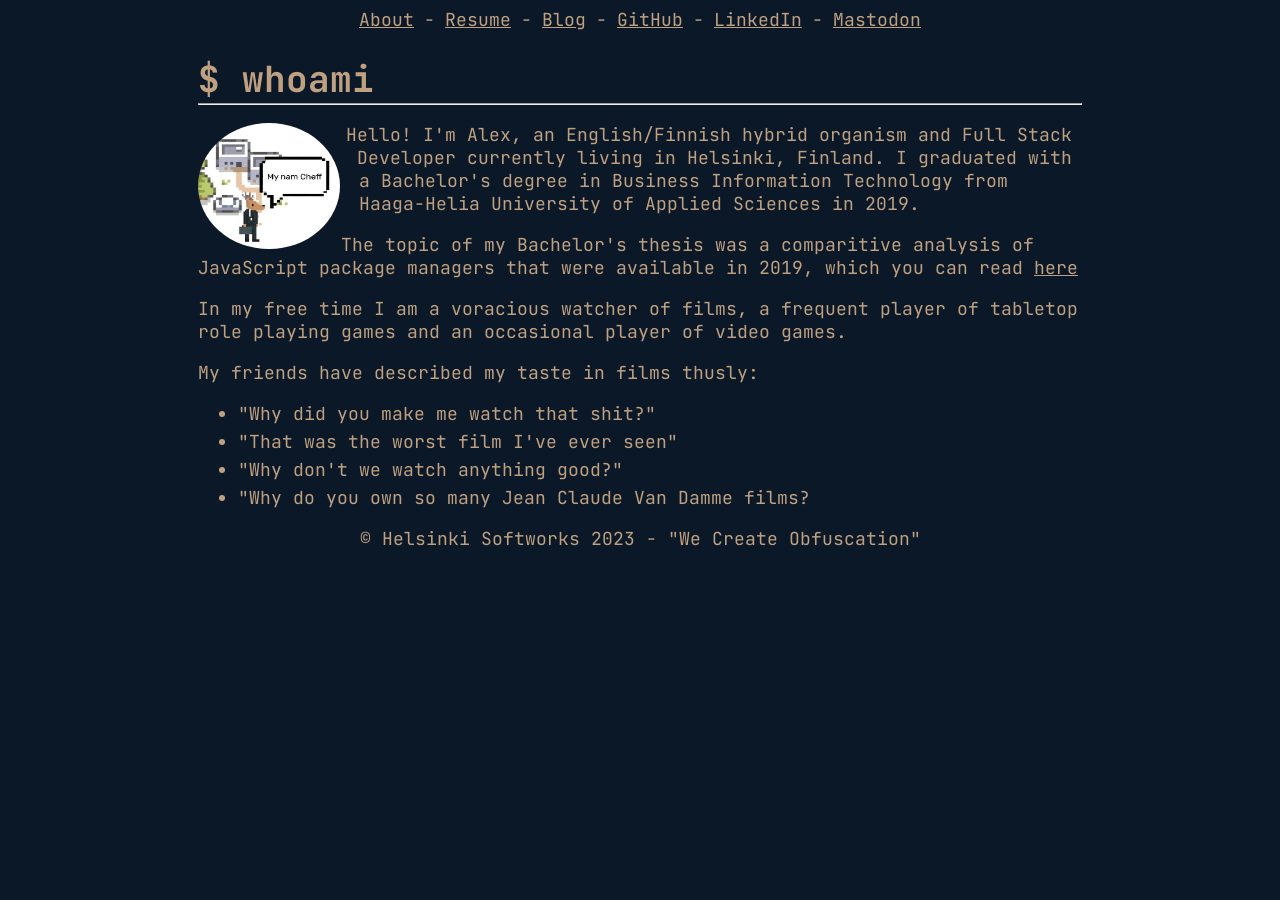
<file: index.html>
<!DOCTYPE html>
<html lang="en">

<head>
  <meta charset="UTF-8" />
  <meta http-equiv="X-UA-Compatible" content="IE=edge" />
  <meta name="viewport" content="width=device-width, initial-scale=1.0" />
  <link rel="icon" type="image/x-icon" href="favicon.png">
  <link rel="stylesheet" href="style.css">
  <link rel="stylesheet" href="codehilite.css">
  <title>Maximum Fluff: Flying Blind on a Rocket Cycle</title>
</head>

<body>
  <div id="content">
    <header>
      <nav>
  <a class="link" href="index.html">About</a>
  -
  <a class="link" href="resume.html">Resume</a>
  -
  <a class="link" href="blog.html">Blog</a>
  -
  <a class="link" href="https://github.com/MaximumFluff" target="_blank">GitHub</a>
  -
  <a class="link" href="https://www.linkedin.com/in/alex-jacobs-759b9564/" target="_blank">LinkedIn</a>
  -
  <a class="link" href="https://mastodon.sdf.org/@MaximumFluff" rel="me" target="_blank">Mastodon</a>
</nav>
    </header>
    
<h1>$ whoami</h1>
<hr>
<div>
  <img id="avatar" src="images/avatar.jpg" alt="GitHub avatar">
  <p>Hello! I'm Alex, an English/Finnish hybrid organism and Full Stack Developer currently living in Helsinki, Finland.
    I
    graduated with a Bachelor's degree in
    Business Information Technology from Haaga-Helia University of Applied Sciences in 2019.
  </p>

  <p>The topic of my Bachelor's thesis was a comparitive analysis of JavaScript package managers that were available in
    2019,
    which you can read <a href="https://www.theseus.fi/handle/10024/227945" target="_blank">here</a></p>

  <p>In my free time I am a voracious watcher of films, a frequent player of
    tabletop role playing games and an
    occasional player of video games.</p>

  <p>My friends have described my taste in films thusly:</p>
  <ul>
    <li>"Why did you make me watch that shit?"</li>
    <li>"That was the worst film I've ever seen"</li>
    <li>"Why don't we watch anything good?"</li>
    <li>"Why do you own so many Jean Claude Van Damme films?</li>
  </ul>
</div>

    <footer>
      <p>© Helsinki Softworks 2023 - "We Create Obfuscation"</p>
    </footer>
    <noscript>
      Luckily for you I didn't bother including any trackers
    </noscript>
</body>
</div>

</html>
</file>
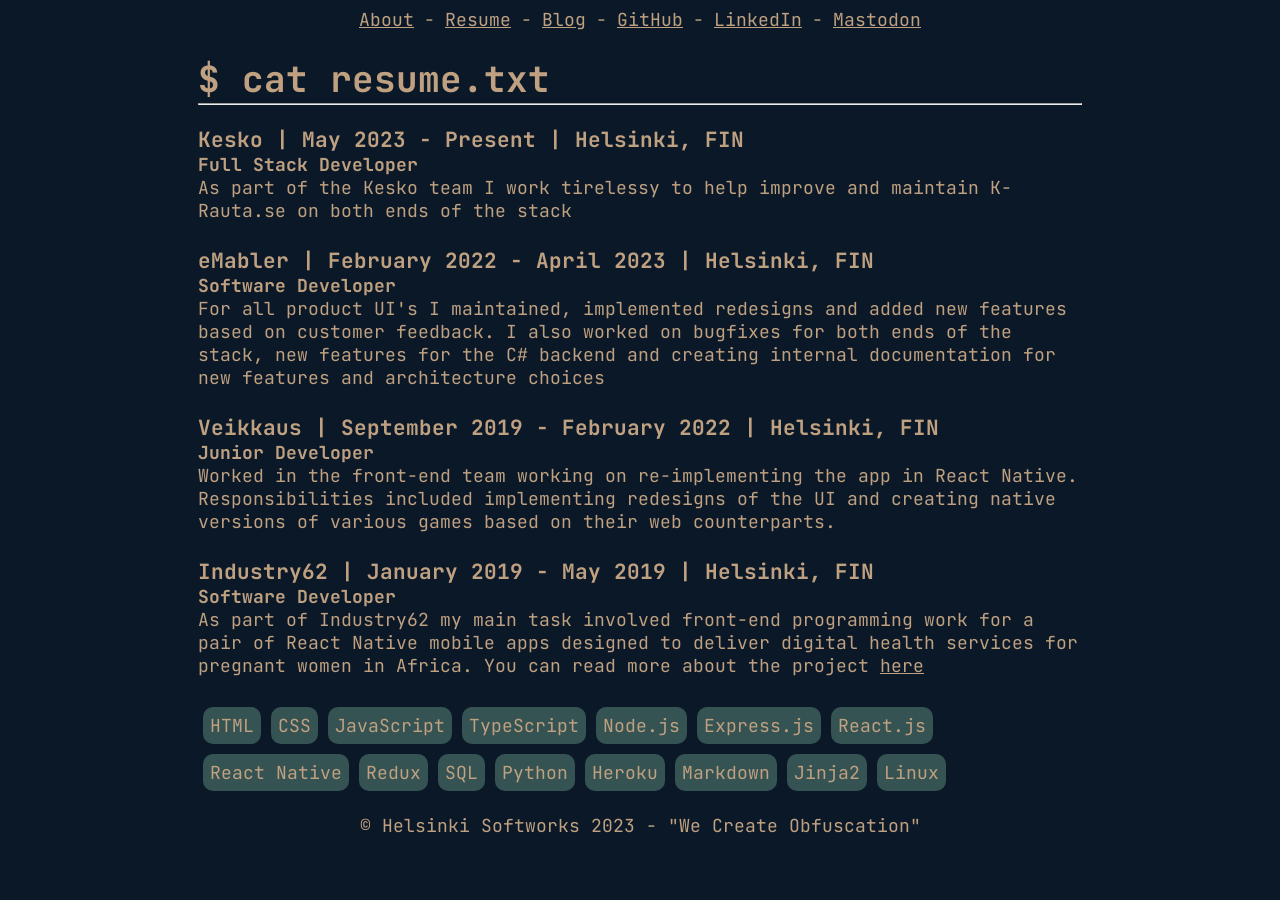
<file: resume.html>
<!DOCTYPE html>
<html lang="en">

<head>
  <meta charset="UTF-8" />
  <meta http-equiv="X-UA-Compatible" content="IE=edge" />
  <meta name="viewport" content="width=device-width, initial-scale=1.0" />
  <link rel="icon" type="image/x-icon" href="favicon.png">
  <link rel="stylesheet" href="style.css">
  <link rel="stylesheet" href="codehilite.css">
  <title>Maximum Fluff: Flying Blind on a Rocket Cycle</title>
</head>

<body>
  <div id="content">
    <header>
      <nav>
  <a class="link" href="index.html">About</a>
  -
  <a class="link" href="resume.html">Resume</a>
  -
  <a class="link" href="blog.html">Blog</a>
  -
  <a class="link" href="https://github.com/MaximumFluff" target="_blank">GitHub</a>
  -
  <a class="link" href="https://www.linkedin.com/in/alex-jacobs-759b9564/" target="_blank">LinkedIn</a>
  -
  <a class="link" href="https://mastodon.sdf.org/@MaximumFluff" rel="me" target="_blank">Mastodon</a>
</nav>
    </header>
    
<h1>$ cat resume.txt</h1>
<hr>

<div class="resume-container">
  <h3>Kesko | May 2023 - Present | Helsinki, FIN</h3>
  <h4>Full Stack Developer</h4>
  <p>As part of the Kesko team I work tirelessy to help improve and maintain K-Rauta.se on both ends of the stack</p>
</div>

<div class="resume-container">
  <h3>eMabler | February 2022 - April 2023 | Helsinki, FIN</h3>
  <h4>Software Developer</h4>
  <p>For all product UI's I maintained, implemented redesigns and added new features based on customer feedback.

I also worked on bugfixes for both ends of the stack, new features for the C# backend and creating internal documentation for new features and architecture choices</p>
</div>

<div class="resume-container">
  <h3>Veikkaus | September 2019 - February 2022 | Helsinki, FIN</h3>
  <h4>Junior Developer</h4>
  <p>Worked in the front-end team working on re-implementing the app in React Native. Responsibilities included implementing redesigns of the UI and creating native versions of various games based on their web counterparts.</p>
</div>

<div class="resume-container">
  <h3>Industry62 | January 2019 - May 2019 | Helsinki, FIN</h3>
  <h4>Software Developer</h4>
  <p>As part of Industry62 my main task involved front-end programming work for a pair of React Native mobile apps designed to deliver digital health services for pregnant women in Africa.

You can read more about the project <a href='https://www.industry62.com/case-stories/2019/5/8/myhealthhand' target='_blank'>here<a/></p>
</div>

<div id="skill-container">
  
  <span class="skill">HTML</span>
  
  <span class="skill">CSS</span>
  
  <span class="skill">JavaScript</span>
  
  <span class="skill">TypeScript</span>
  
  <span class="skill">Node.js</span>
  
  <span class="skill">Express.js</span>
  
  <span class="skill">React.js</span>
  
  <span class="skill">React Native</span>
  
  <span class="skill">Redux</span>
  
  <span class="skill">SQL</span>
  
  <span class="skill">Python</span>
  
  <span class="skill">Heroku</span>
  
  <span class="skill">Markdown</span>
  
  <span class="skill">Jinja2</span>
  
  <span class="skill">Linux</span>
  
</div>

    <footer>
      <p>© Helsinki Softworks 2023 - "We Create Obfuscation"</p>
    </footer>
    <noscript>
      Luckily for you I didn't bother including any trackers
    </noscript>
</body>
</div>

</html>
</file>
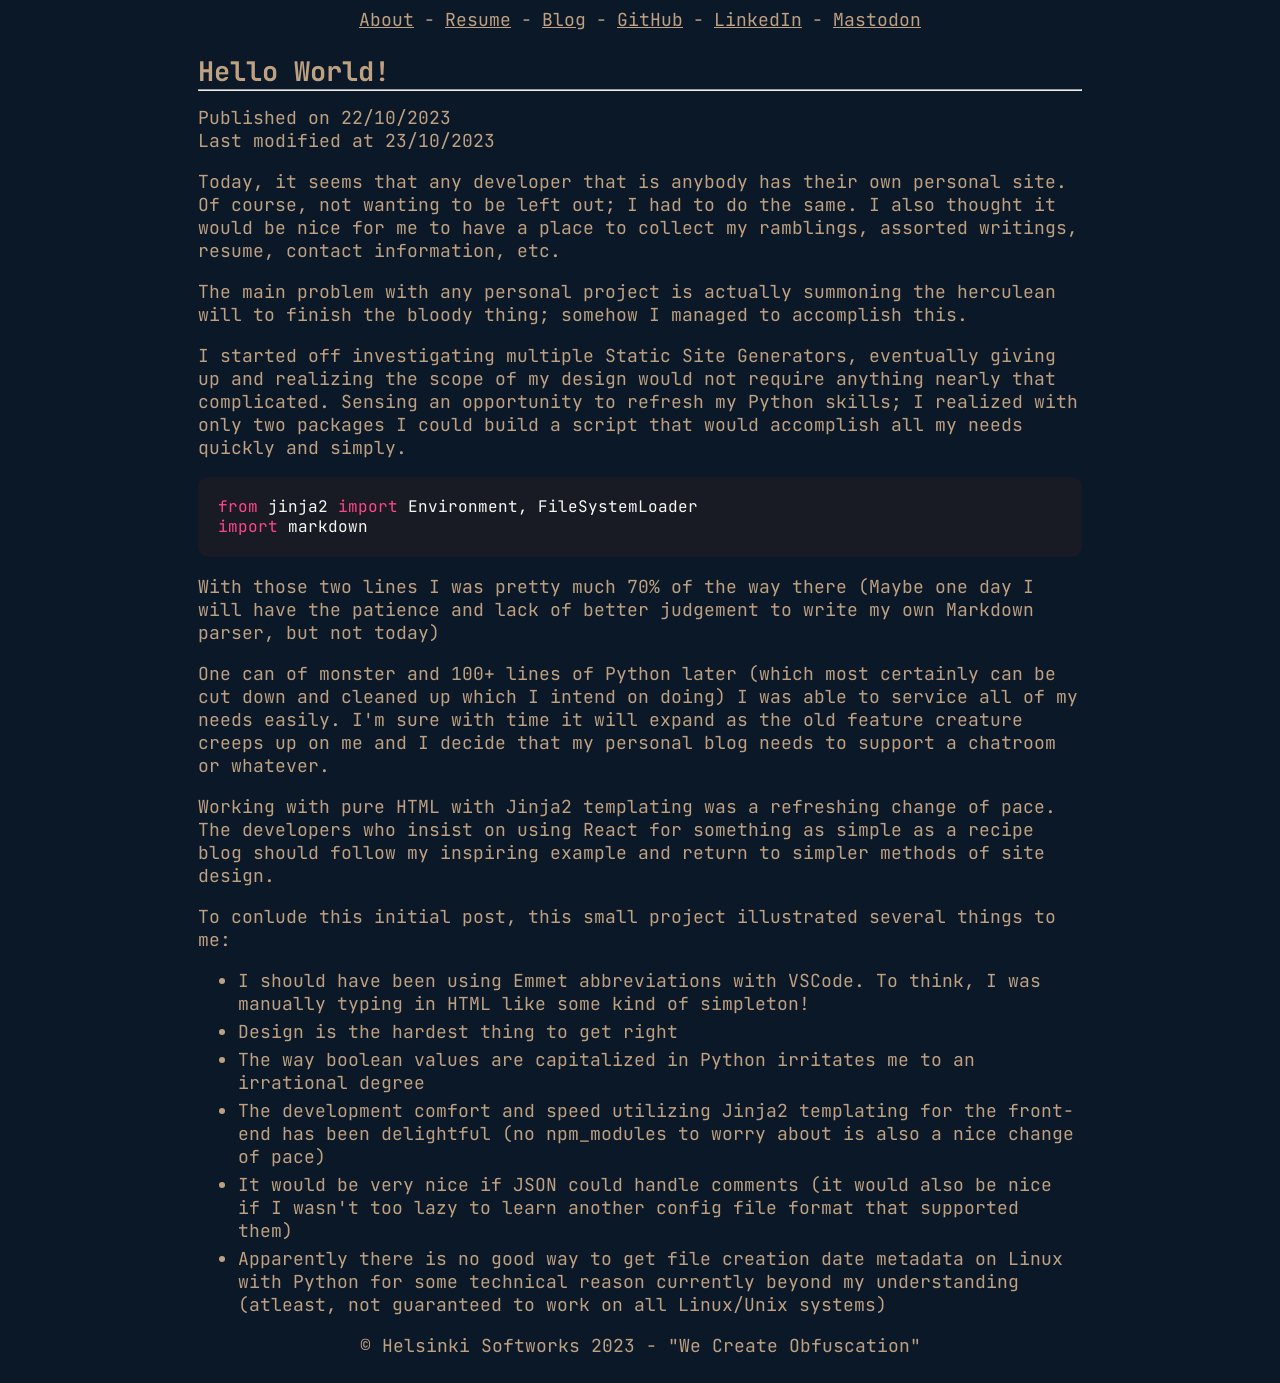
<file: blog/hello-word.html>
<!DOCTYPE html>
<html lang="en">

<head>
  <meta charset="UTF-8" />
  <meta http-equiv="X-UA-Compatible" content="IE=edge" />
  <meta name="viewport" content="width=device-width, initial-scale=1.0" />
  <link rel="icon" type="image/x-icon" href="../favicon.png">
  <link rel="stylesheet" href="../style.css">
  <link rel="stylesheet" href="../codehilite.css">
  <title>Maximum Fluff: Flying Blind on a Rocket Cycle</title>
</head>

<body>
  <div id="content">
    <header>
      <nav>
  <a class="link" href="../index.html">About</a>
  -
  <a class="link" href="../resume.html">Resume</a>
  -
  <a class="link" href="../blog.html">Blog</a>
  -
  <a class="link" href="https://github.com/MaximumFluff" target="_blank">GitHub</a>
  -
  <a class="link" href="https://www.linkedin.com/in/alex-jacobs-759b9564/" target="_blank">LinkedIn</a>
  -
  <a class="link" href="https://mastodon.sdf.org/@MaximumFluff" rel="me" target="_blank">Mastodon</a>
</nav>
    </header>
    
<article>
  <h1>Hello World!</h1>
  <hr />
  <span>
    Published on 22/10/2023<br />
    
    Last modified at 23/10/2023
    
  </span>
  <p>Today, it seems that any developer that is anybody has their own personal site. Of course, not wanting to be left out; I had to do the same. I also thought it would be nice for me to have a place to collect my ramblings, assorted writings, resume, contact information, etc.</p>
<p>The main problem with any personal project is actually summoning the herculean will to finish the bloody thing; somehow I managed to accomplish this.</p>
<p>I started off investigating multiple Static Site Generators, eventually giving up and realizing the scope of my design would not require anything nearly that complicated. Sensing an opportunity to refresh my Python skills; I realized with only two packages I could build a script that would accomplish all my needs quickly and simply.</p>
<div class="codehilite"><pre><span></span><code><span class="kn">from</span> <span class="nn">jinja2</span> <span class="kn">import</span> <span class="n">Environment</span><span class="p">,</span> <span class="n">FileSystemLoader</span>
<span class="kn">import</span> <span class="nn">markdown</span>
</code></pre></div>

<p>With those two lines I was pretty much 70% of the way there (Maybe one day I will have the patience and lack of better judgement to write my own Markdown parser, but not today)</p>
<p>One can of monster and 100+ lines of Python later (which most certainly can be cut down and cleaned up which I intend on doing) I was able to service all of my needs easily. I'm sure with time it will expand as the old feature creature creeps up on me and I decide that my personal blog needs to support a chatroom or whatever.</p>
<p>Working with pure HTML with Jinja2 templating was a refreshing change of pace. The developers who insist on using React for something as simple as a recipe blog should follow my inspiring example and return to simpler methods of site design.</p>
<p>To conlude this initial post, this small project illustrated several things to me:</p>
<ul>
<li>I should have been using Emmet abbreviations with VSCode. To think, I was manually typing in HTML like some kind of simpleton!</li>
<li>Design is the hardest thing to get right</li>
<li>The way boolean values are capitalized in Python irritates me to an irrational degree</li>
<li>The development comfort and speed utilizing Jinja2 templating for the front-end has been delightful (no npm_modules to worry about is also a nice change of pace)</li>
<li>It would be very nice if JSON could handle comments (it would also be nice if I wasn't too lazy to learn another config file format that supported them)</li>
<li>Apparently there is no good way to get file creation date metadata on Linux with Python for some technical reason currently beyond my understanding (atleast, not guaranteed to work on all Linux/Unix systems)</li>
</ul>
</article>

    <footer>
      <p>© Helsinki Softworks 2023 - "We Create Obfuscation"</p>
    </footer>
    <noscript>
      Luckily for you I didn't bother including any trackers
    </noscript>
</body>
</div>

</html>
</file>
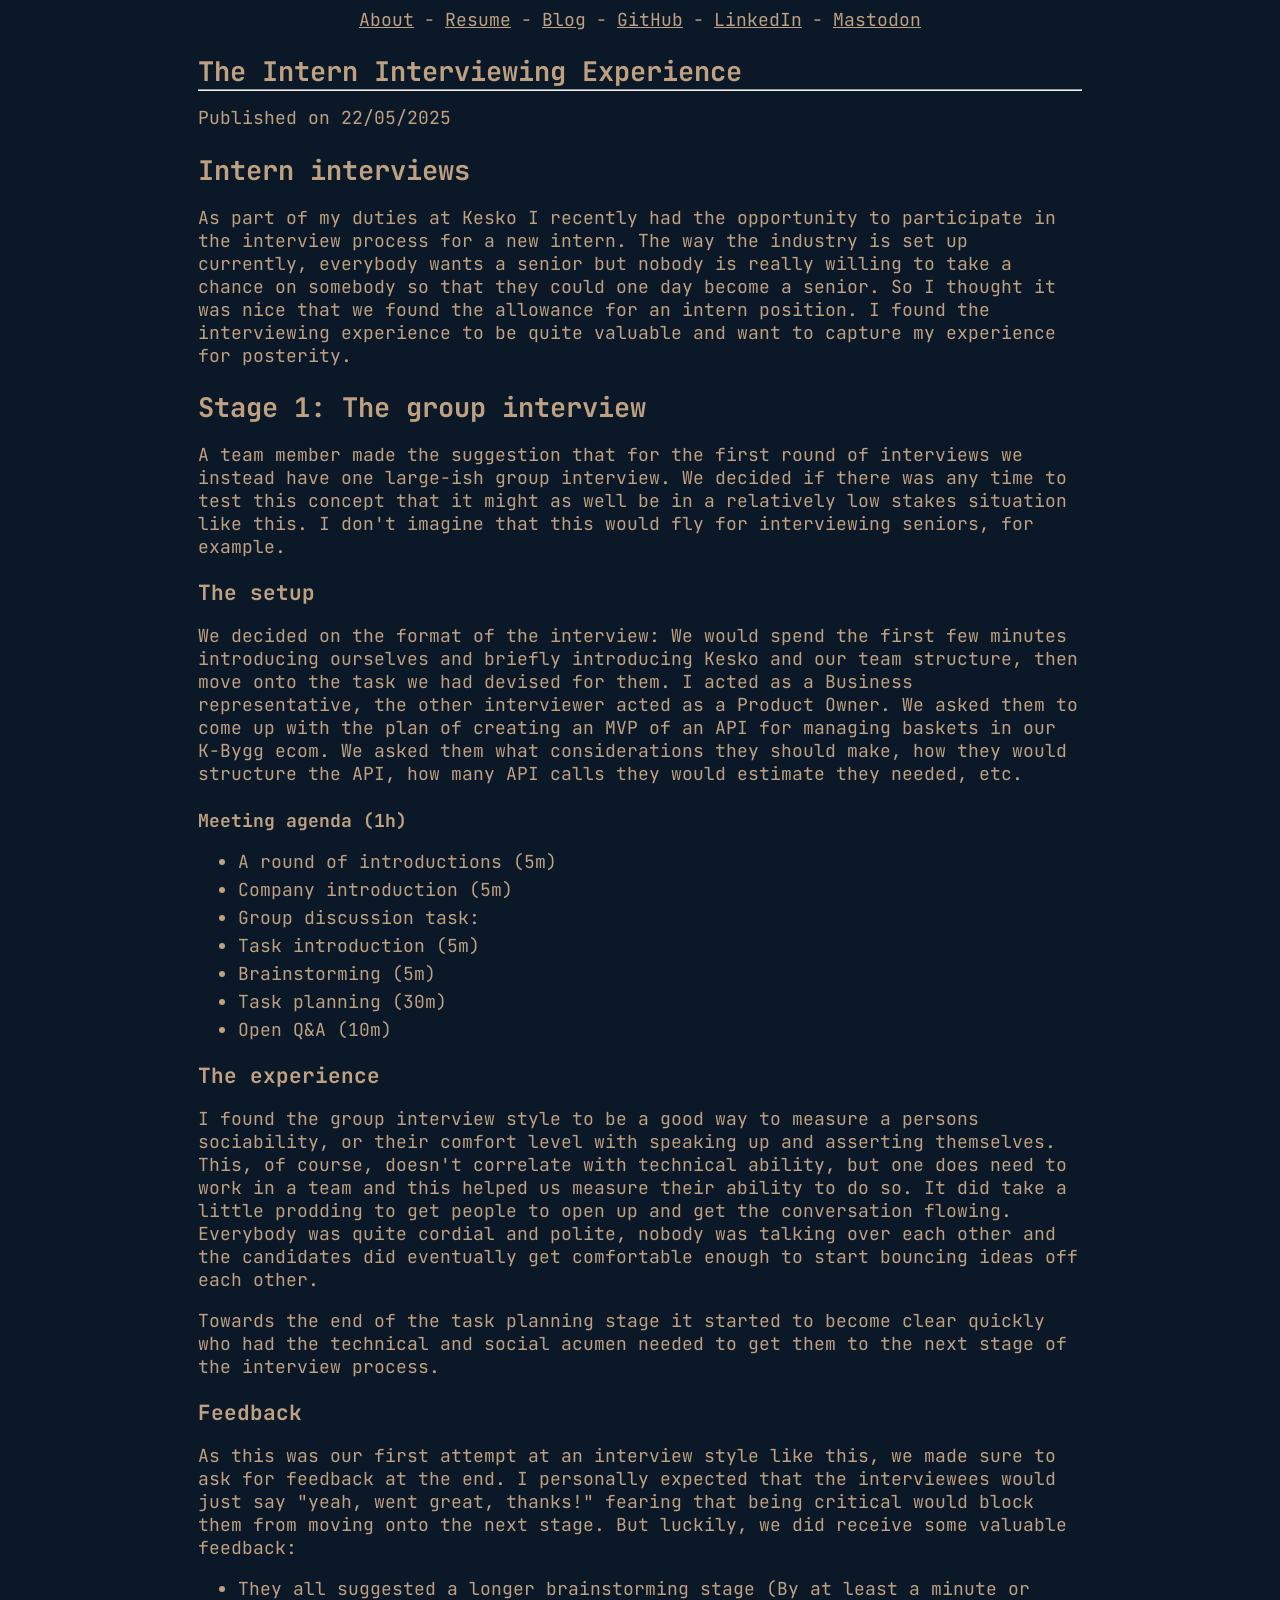
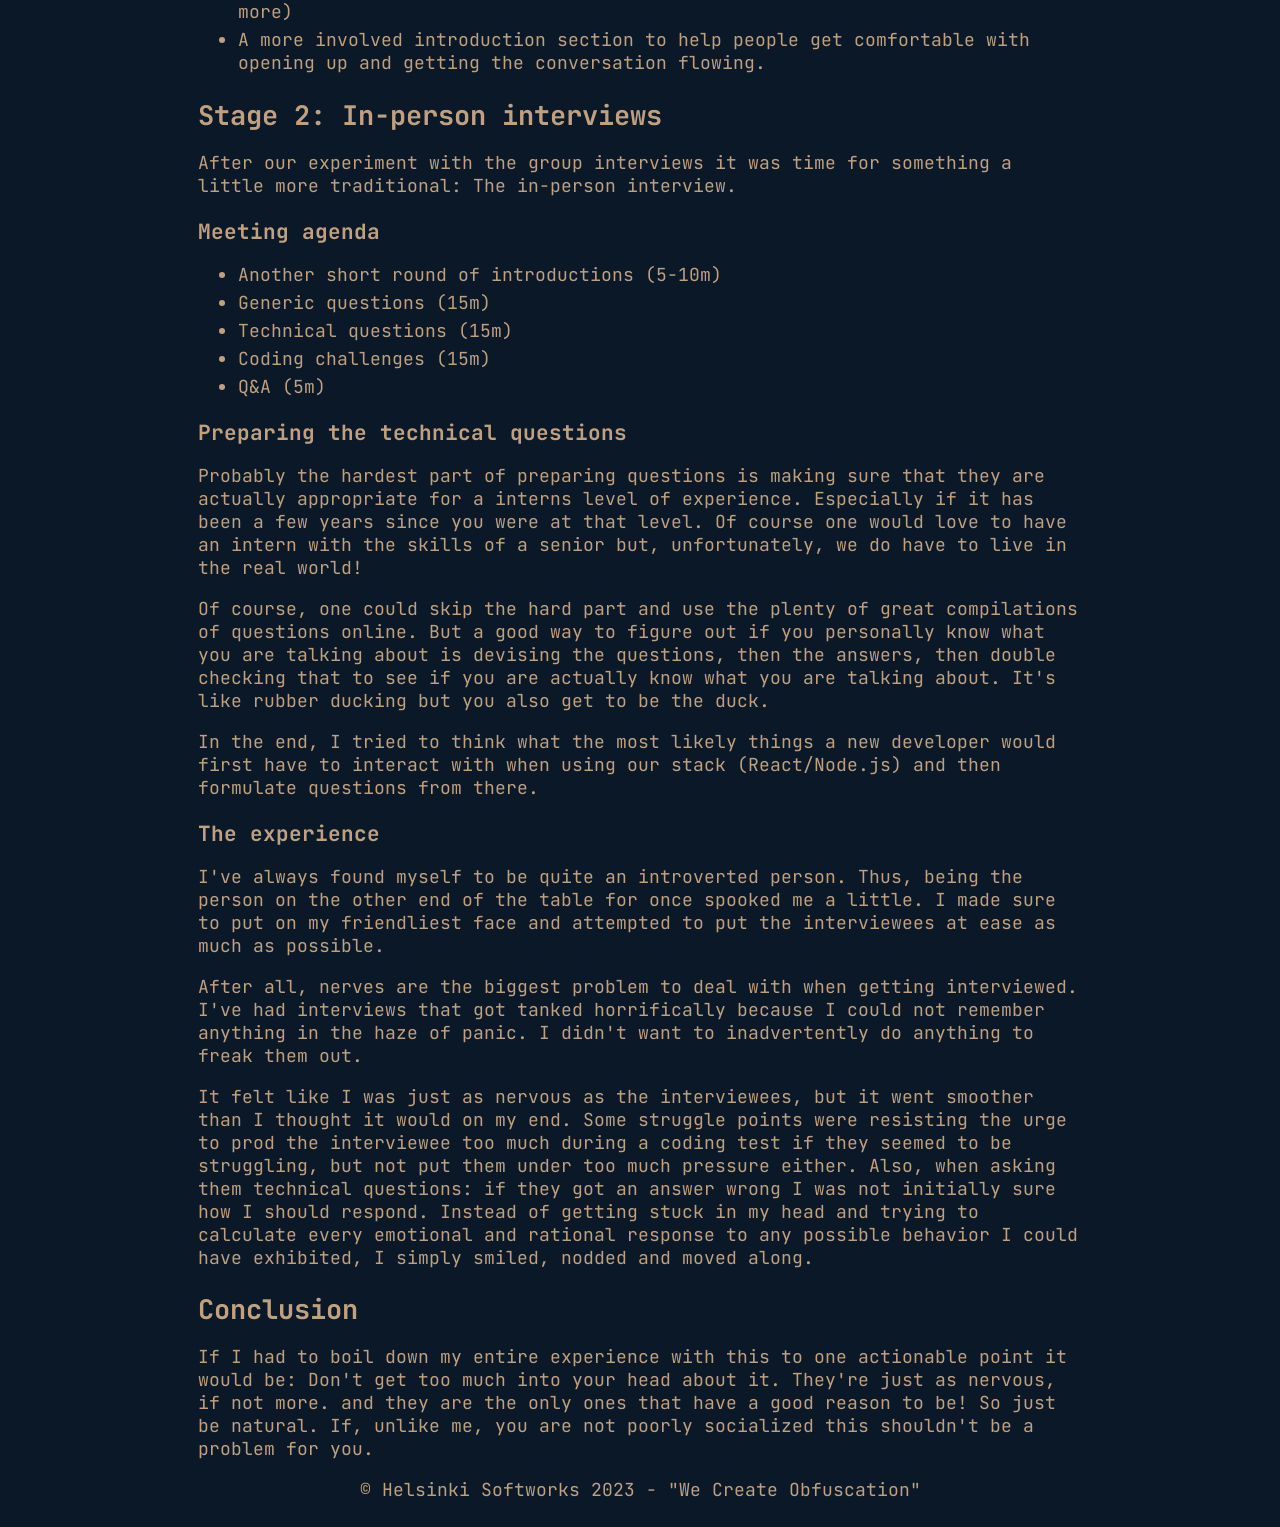
<file: blog/intern-interviews.html>
<!DOCTYPE html>
<html lang="en">

<head>
  <meta charset="UTF-8" />
  <meta http-equiv="X-UA-Compatible" content="IE=edge" />
  <meta name="viewport" content="width=device-width, initial-scale=1.0" />
  <link rel="icon" type="image/x-icon" href="../favicon.png">
  <link rel="stylesheet" href="../style.css">
  <link rel="stylesheet" href="../codehilite.css">
  <title>Maximum Fluff: Flying Blind on a Rocket Cycle</title>
</head>

<body>
  <div id="content">
    <header>
      <nav>
  <a class="link" href="../index.html">About</a>
  -
  <a class="link" href="../resume.html">Resume</a>
  -
  <a class="link" href="../blog.html">Blog</a>
  -
  <a class="link" href="https://github.com/MaximumFluff" target="_blank">GitHub</a>
  -
  <a class="link" href="https://www.linkedin.com/in/alex-jacobs-759b9564/" target="_blank">LinkedIn</a>
  -
  <a class="link" href="https://mastodon.sdf.org/@MaximumFluff" rel="me" target="_blank">Mastodon</a>
</nav>
    </header>
    
<article>
  <h1>The Intern Interviewing Experience</h1>
  <hr />
  <span>
    Published on 22/05/2025<br />
    
  </span>
  <h1>Intern interviews</h1>
<p>As part of my duties at Kesko I recently had the opportunity to participate in the interview process for a new intern. The way the industry is set up currently, everybody wants a senior but nobody is really willing to take a chance on somebody so that they could one day become a senior. So I thought it was nice that we found the allowance for an intern position. I found the interviewing experience to be quite valuable and want to capture my experience for posterity.</p>
<h2>Stage 1: The group interview</h2>
<p>A team member made the suggestion that for the first round of interviews we instead have one large-ish group interview. We decided if there was any time to test this concept that it might as well be in a relatively low stakes situation like this. I don't imagine that this would fly for interviewing seniors, for example.</p>
<h3>The setup</h3>
<p>We decided on the format of the interview: We would spend the first few minutes introducing ourselves and briefly introducing Kesko and our team structure, then move onto the task we had devised for them. I acted as a Business representative, the other interviewer acted as a Product Owner. We asked them to come up with the plan of creating an MVP of an API for managing baskets in our K-Bygg ecom. We asked them what considerations they should make, how they would structure the API, how many API calls they would estimate they needed, etc.</p>
<h4>Meeting agenda (1h)</h4>
<ul>
<li>A round of introductions (5m)</li>
<li>Company introduction (5m)</li>
<li>Group discussion task:</li>
<li>Task introduction (5m)</li>
<li>Brainstorming (5m)</li>
<li>Task planning (30m)</li>
<li>Open Q&amp;A (10m)</li>
</ul>
<h3>The experience</h3>
<p>I found the group interview style to be a good way to measure a persons sociability, or their comfort level with speaking up and asserting themselves. This, of course, doesn't correlate with technical ability, but one does need to work in a team and this helped us measure their ability to do so. It did take a little prodding to get people to open up and get the conversation flowing. Everybody was quite cordial and polite, nobody was talking over each other and the candidates did eventually get comfortable enough to start bouncing ideas off each other.</p>
<p>Towards the end of the task planning stage it started to become clear quickly who had the technical and social acumen needed to get them to the next stage of the interview process.</p>
<h3>Feedback</h3>
<p>As this was our first attempt at an interview style like this, we made sure to ask for feedback at the end. I personally expected that the interviewees would just say "yeah, went great, thanks!" fearing that being critical would block them from moving onto the next stage. But luckily, we did receive some valuable feedback:</p>
<ul>
<li>They all suggested a longer brainstorming stage (By at least a minute or more)</li>
<li>A more involved introduction section to help people get comfortable with opening up and getting the conversation flowing.</li>
</ul>
<h2>Stage 2: In-person interviews</h2>
<p>After our experiment with the group interviews it was time for something a little more traditional: The in-person interview.</p>
<h3>Meeting agenda</h3>
<ul>
<li>Another short round of introductions (5-10m)</li>
<li>Generic questions (15m)</li>
<li>Technical questions (15m)</li>
<li>Coding challenges (15m)</li>
<li>Q&amp;A (5m)</li>
</ul>
<h3>Preparing the technical questions</h3>
<p>Probably the hardest part of preparing questions is making sure that they are actually appropriate for a interns level of experience. Especially if it has been a few years since you were at that level. Of course one would love to have an intern with the skills of a senior but, unfortunately, we do have to live in the real world!</p>
<p>Of course, one could skip the hard part and use the plenty of great compilations of questions online. But a good way to figure out if you personally know what you are talking about is devising the questions, then the answers, then double checking that to see if you are actually know what you are talking about. It's like rubber ducking but you also get to be the duck.</p>
<p>In the end, I tried to think what the most likely things a new developer would first have to interact with when using our stack (React/Node.js) and then formulate questions from there.</p>
<h3>The experience</h3>
<p>I've always found myself to be quite an introverted person. Thus, being the person on the other end of the table for once spooked me a little. I made sure to put on my friendliest face and attempted to put the interviewees at ease as much as possible.</p>
<p>After all, nerves are the biggest problem to deal with when getting interviewed. I've had interviews that got tanked horrifically because I could not remember anything in the haze of panic. I didn't want to inadvertently do anything to freak them out.</p>
<p>It felt like I was just as nervous as the interviewees, but it went smoother than I thought it would on my end. Some struggle points were resisting the urge to prod the interviewee too much during a coding test if they seemed to be struggling, but not put them under too much pressure either. Also, when asking them technical questions: if they got an answer wrong I was not initially sure how I should respond. Instead of getting stuck in my head and trying to calculate every emotional and rational response to any possible behavior I could have exhibited, I simply smiled, nodded and moved along.</p>
<h2>Conclusion</h2>
<p>If I had to boil down my entire experience with this to one actionable point it would be: Don't get too much into your head about it. They're just as nervous, if not more. and they are the only ones that have a good reason to be! So just be natural. If, unlike me, you are not poorly socialized this shouldn't be a problem for you.</p>
</article>

    <footer>
      <p>© Helsinki Softworks 2023 - "We Create Obfuscation"</p>
    </footer>
    <noscript>
      Luckily for you I didn't bother including any trackers
    </noscript>
</body>
</div>

</html>
</file>
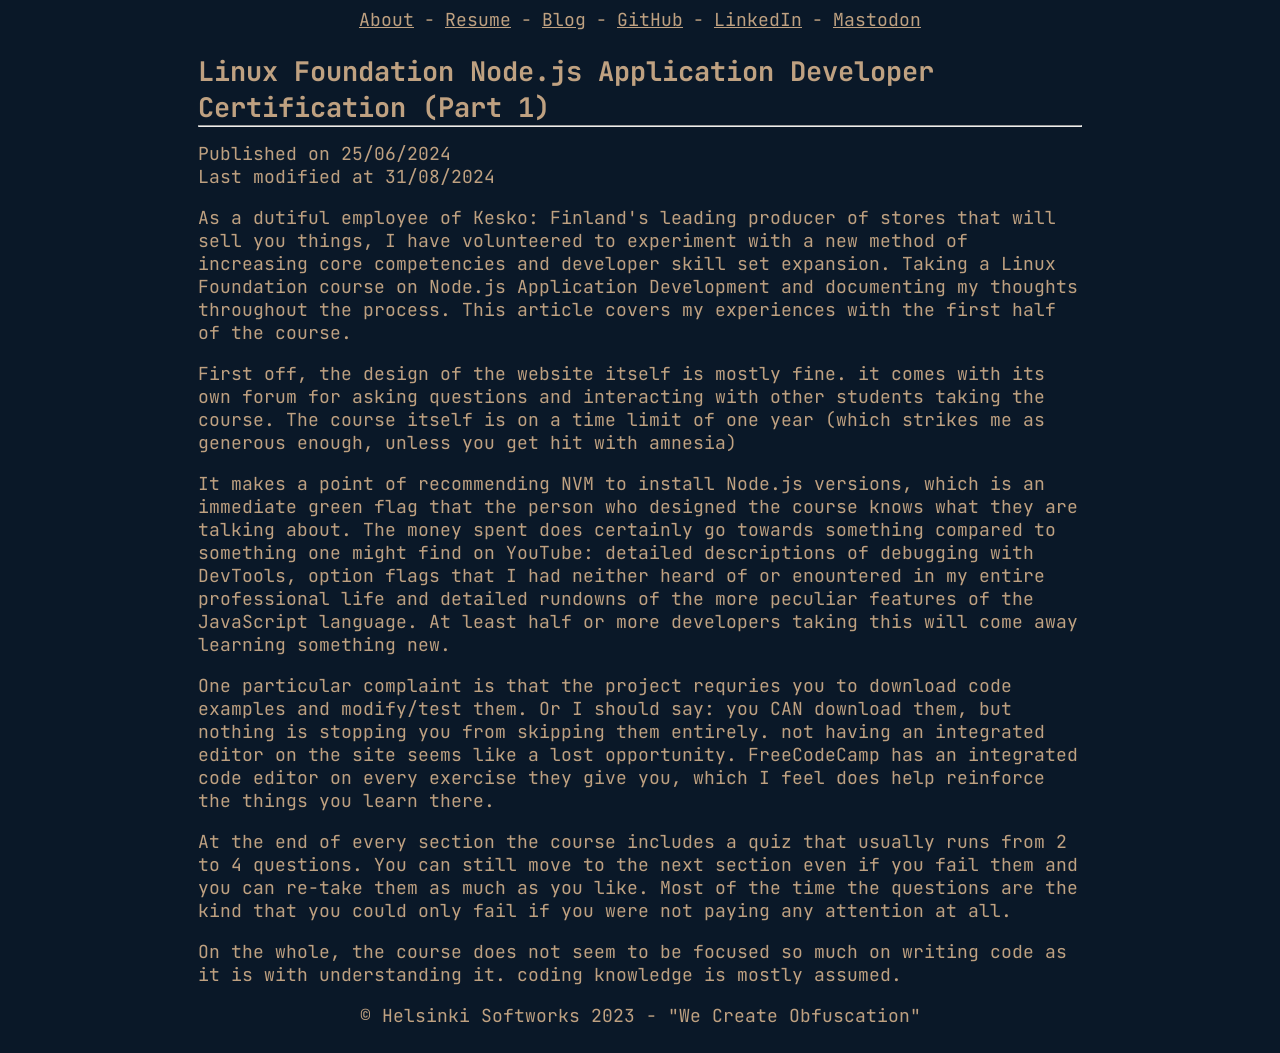
<file: blog/linux-foundation-application-developer-certification-part-1.html>
<!DOCTYPE html>
<html lang="en">

<head>
  <meta charset="UTF-8" />
  <meta http-equiv="X-UA-Compatible" content="IE=edge" />
  <meta name="viewport" content="width=device-width, initial-scale=1.0" />
  <link rel="icon" type="image/x-icon" href="../favicon.png">
  <link rel="stylesheet" href="../style.css">
  <link rel="stylesheet" href="../codehilite.css">
  <title>Maximum Fluff: Flying Blind on a Rocket Cycle</title>
</head>

<body>
  <div id="content">
    <header>
      <nav>
  <a class="link" href="../index.html">About</a>
  -
  <a class="link" href="../resume.html">Resume</a>
  -
  <a class="link" href="../blog.html">Blog</a>
  -
  <a class="link" href="https://github.com/MaximumFluff" target="_blank">GitHub</a>
  -
  <a class="link" href="https://www.linkedin.com/in/alex-jacobs-759b9564/" target="_blank">LinkedIn</a>
  -
  <a class="link" href="https://mastodon.sdf.org/@MaximumFluff" rel="me" target="_blank">Mastodon</a>
</nav>
    </header>
    
<article>
  <h1>Linux Foundation Node.js Application Developer Certification (Part 1)</h1>
  <hr />
  <span>
    Published on 25/06/2024<br />
    
    Last modified at 31/08/2024
    
  </span>
  <p>As a dutiful employee of Kesko: Finland's leading producer of stores that will sell you things, I have volunteered to experiment with a new method of increasing core competencies and developer skill set expansion. Taking a Linux Foundation course on Node.js Application Development and documenting my thoughts throughout the process. This article covers my experiences with the first half of the course.</p>
<p>First off, the design of the website itself is mostly fine. it comes with its own forum for asking questions and interacting with other students taking the course. The course itself is on a time limit of one year (which strikes me as generous enough, unless you get hit with amnesia)</p>
<p>It makes a point of recommending NVM to install Node.js versions, which is an immediate green flag that the person who designed the course knows what they are talking about. The money spent does certainly go towards something compared to something one might find on YouTube: detailed descriptions of debugging with DevTools, option flags that I had neither heard of or enountered in my entire professional life and detailed rundowns of the more peculiar features of the JavaScript language. At least half or more developers taking this will come away learning something new.</p>
<p>One particular complaint is that the project requries you to download code examples and modify/test them. Or I should say: you CAN download them, but nothing is stopping you from skipping them entirely. not having an integrated editor on the site seems like a lost opportunity. FreeCodeCamp has an integrated code editor on every exercise they give you, which I feel does help reinforce the things you learn there.</p>
<p>At the end of every section the course includes a quiz that usually runs from 2 to 4 questions. You can still move to the next section even if you fail them and you can re-take them as much as you like. Most of the time the questions are the kind that you could only fail if you were not paying any attention at all.</p>
<p>On the whole, the course does not seem to be focused so much on writing code as it is with understanding it. coding knowledge is mostly assumed.</p>
</article>

    <footer>
      <p>© Helsinki Softworks 2023 - "We Create Obfuscation"</p>
    </footer>
    <noscript>
      Luckily for you I didn't bother including any trackers
    </noscript>
</body>
</div>

</html>
</file>
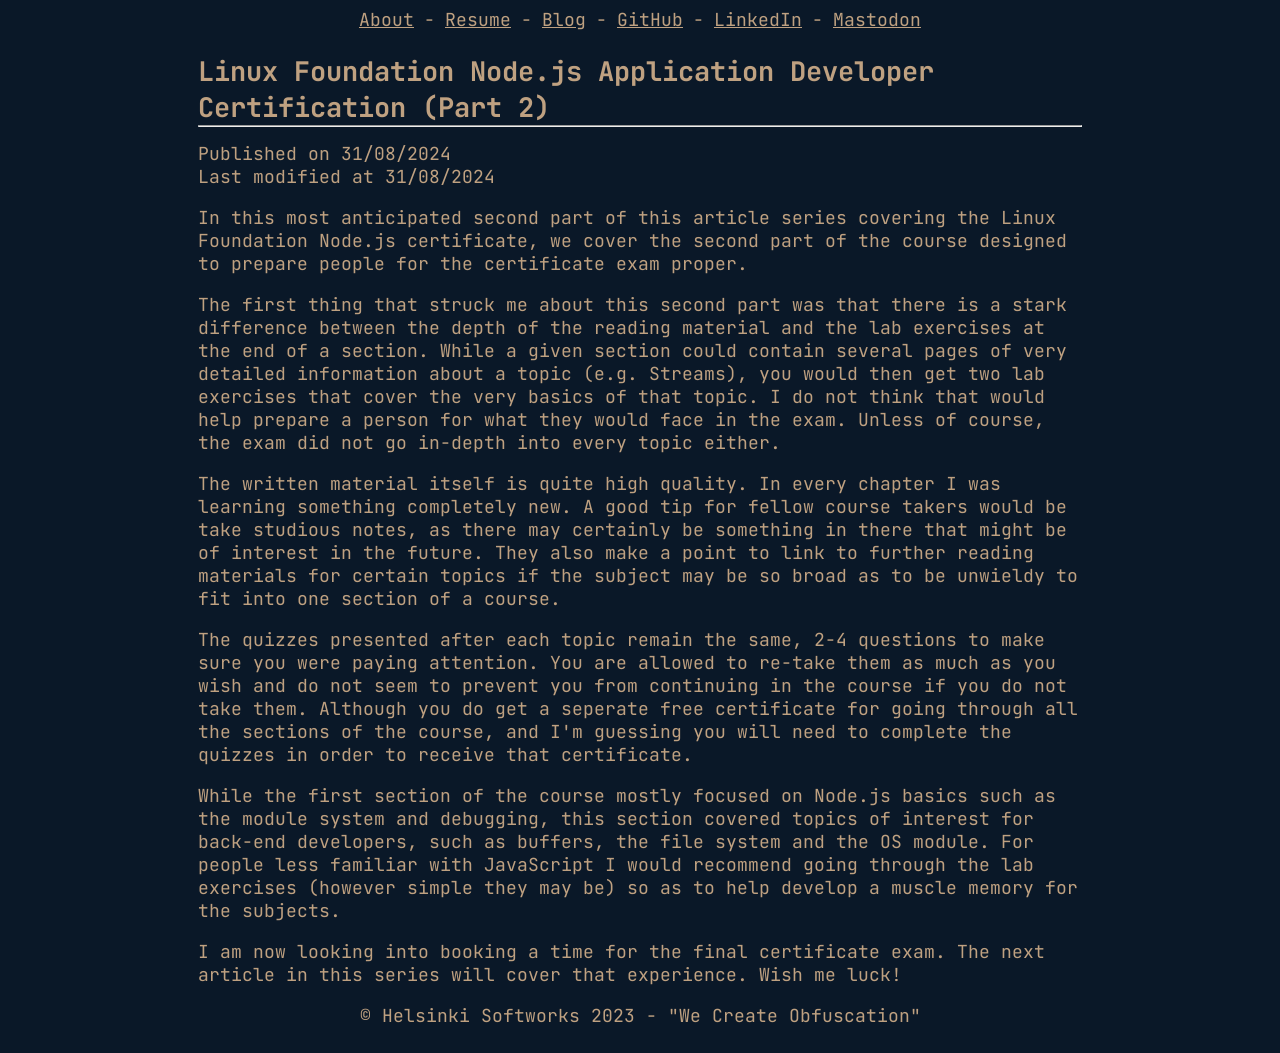
<file: blog/linux-foundation-application-developer-certification-part-2.html>
<!DOCTYPE html>
<html lang="en">

<head>
  <meta charset="UTF-8" />
  <meta http-equiv="X-UA-Compatible" content="IE=edge" />
  <meta name="viewport" content="width=device-width, initial-scale=1.0" />
  <link rel="icon" type="image/x-icon" href="../favicon.png">
  <link rel="stylesheet" href="../style.css">
  <link rel="stylesheet" href="../codehilite.css">
  <title>Maximum Fluff: Flying Blind on a Rocket Cycle</title>
</head>

<body>
  <div id="content">
    <header>
      <nav>
  <a class="link" href="../index.html">About</a>
  -
  <a class="link" href="../resume.html">Resume</a>
  -
  <a class="link" href="../blog.html">Blog</a>
  -
  <a class="link" href="https://github.com/MaximumFluff" target="_blank">GitHub</a>
  -
  <a class="link" href="https://www.linkedin.com/in/alex-jacobs-759b9564/" target="_blank">LinkedIn</a>
  -
  <a class="link" href="https://mastodon.sdf.org/@MaximumFluff" rel="me" target="_blank">Mastodon</a>
</nav>
    </header>
    
<article>
  <h1>Linux Foundation Node.js Application Developer Certification (Part 2)</h1>
  <hr />
  <span>
    Published on 31/08/2024<br />
    
    Last modified at 31/08/2024
    
  </span>
  <p>In this most anticipated second part of this article series covering the Linux Foundation Node.js certificate, we cover the second part of the course designed to prepare people for the certificate exam proper.</p>
<p>The first thing that struck me about this second part was that there is a stark difference between the depth of the reading material and the lab exercises at the end of a section. While a given section could contain several pages of very detailed information about a topic (e.g. Streams), you would then get two lab exercises that cover the very basics of that topic. I do not think that would help prepare a person for what they would face in the exam. Unless of course, the exam did not go in-depth into every topic either.</p>
<p>The written material itself is quite high quality. In every chapter I was learning something completely new. A good tip for fellow course takers would be take studious notes, as there may certainly be something in there that might be of interest in the future. They also make a point to link to further reading materials for certain topics if the subject may be so broad as to be unwieldy to fit into one section of a course.</p>
<p>The quizzes presented after each topic remain the same, 2-4 questions to make sure you were paying attention. You are allowed to re-take them as much as you wish and do not seem to prevent you from continuing in the course if you do not take them. Although you do get a seperate free certificate for going through all the sections of the course, and I'm guessing you will need to complete the quizzes in order to receive that certificate.</p>
<p>While the first section of the course mostly focused on Node.js basics such as the module system and debugging, this section covered topics of interest for back-end developers, such as buffers, the file system and the OS module. For people less familiar with JavaScript I would recommend going through the lab exercises (however simple they may be) so as to help develop a muscle memory for the subjects.</p>
<p>I am now looking into booking a time for the final certificate exam. The next article in this series will cover that experience. Wish me luck!</p>
</article>

    <footer>
      <p>© Helsinki Softworks 2023 - "We Create Obfuscation"</p>
    </footer>
    <noscript>
      Luckily for you I didn't bother including any trackers
    </noscript>
</body>
</div>

</html>
</file>
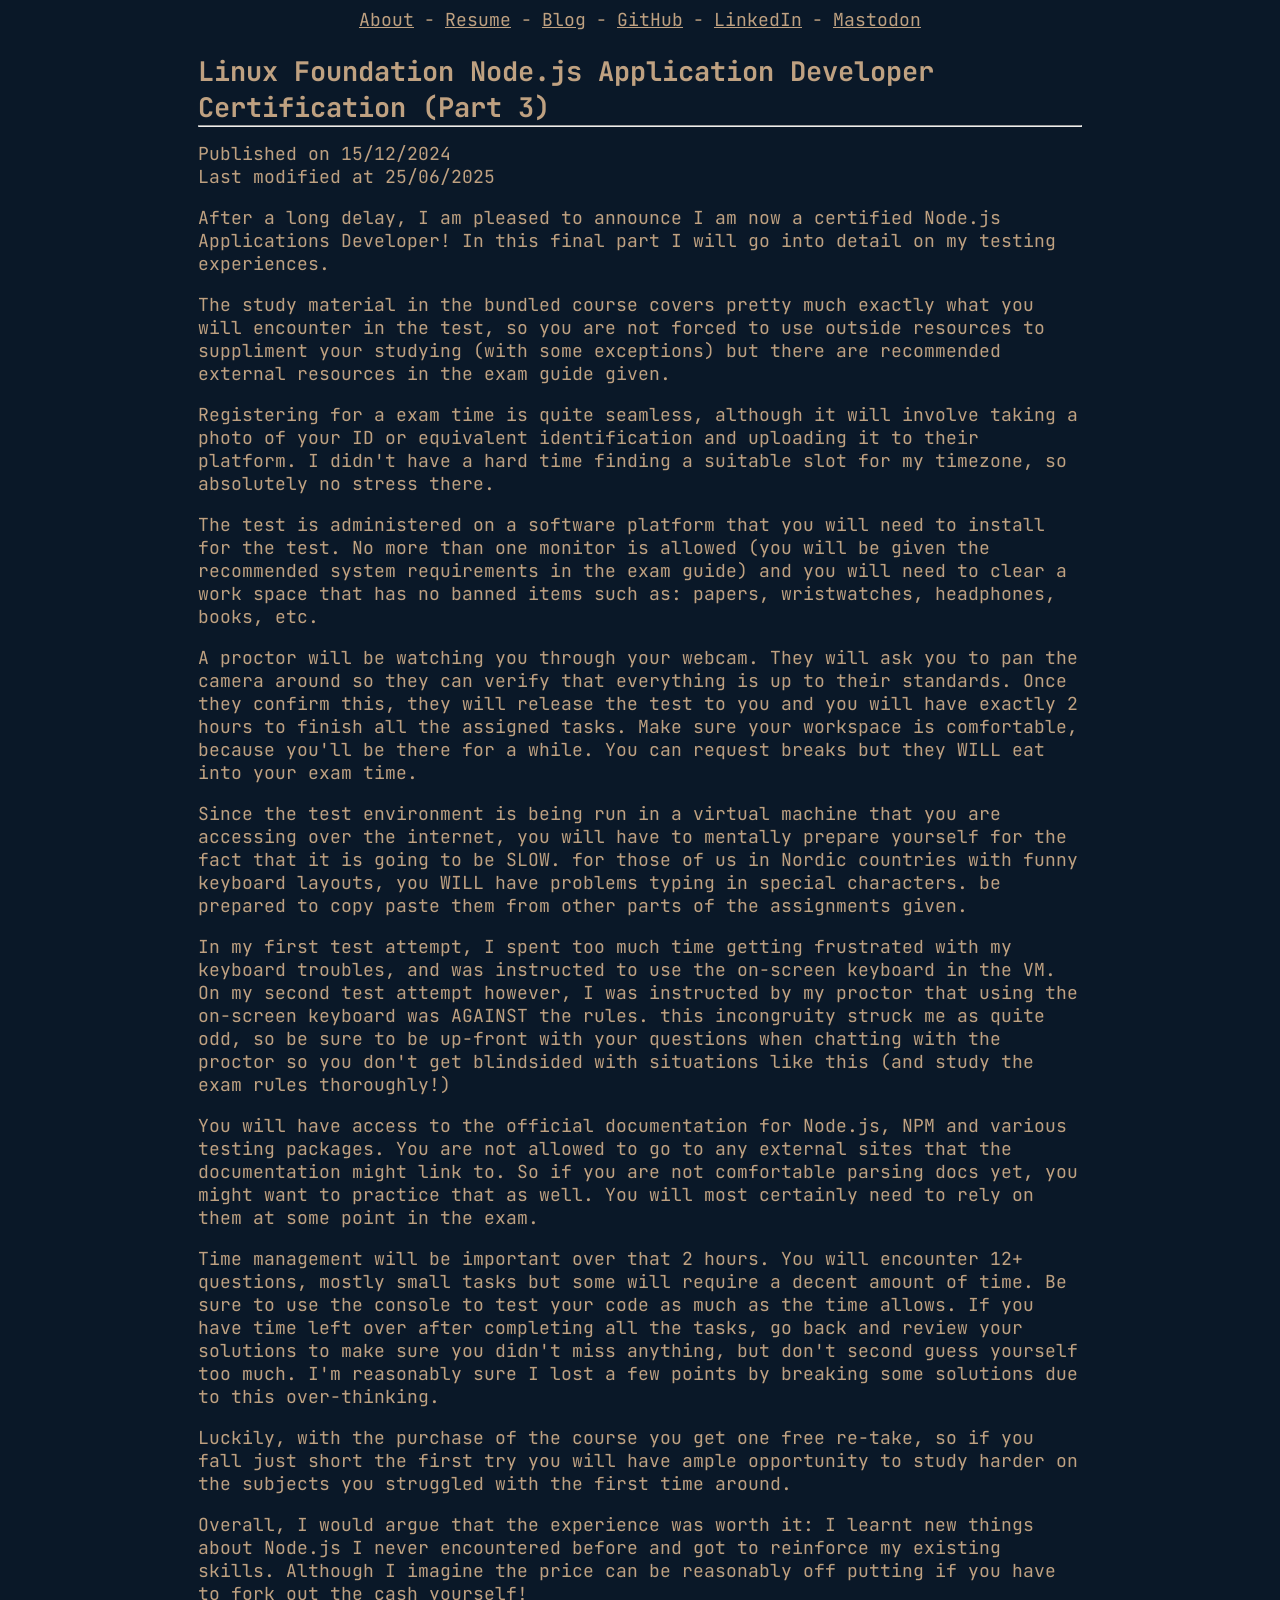
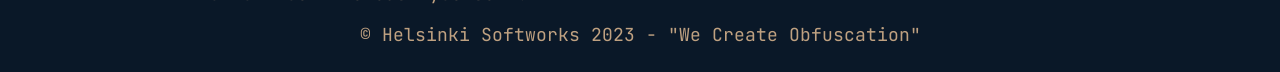
<file: blog/linux-foundation-application-developer-certification-part-3.html>
<!DOCTYPE html>
<html lang="en">

<head>
  <meta charset="UTF-8" />
  <meta http-equiv="X-UA-Compatible" content="IE=edge" />
  <meta name="viewport" content="width=device-width, initial-scale=1.0" />
  <link rel="icon" type="image/x-icon" href="../favicon.png">
  <link rel="stylesheet" href="../style.css">
  <link rel="stylesheet" href="../codehilite.css">
  <title>Maximum Fluff: Flying Blind on a Rocket Cycle</title>
</head>

<body>
  <div id="content">
    <header>
      <nav>
  <a class="link" href="../index.html">About</a>
  -
  <a class="link" href="../resume.html">Resume</a>
  -
  <a class="link" href="../blog.html">Blog</a>
  -
  <a class="link" href="https://github.com/MaximumFluff" target="_blank">GitHub</a>
  -
  <a class="link" href="https://www.linkedin.com/in/alex-jacobs-759b9564/" target="_blank">LinkedIn</a>
  -
  <a class="link" href="https://mastodon.sdf.org/@MaximumFluff" rel="me" target="_blank">Mastodon</a>
</nav>
    </header>
    
<article>
  <h1>Linux Foundation Node.js Application Developer Certification (Part 3)</h1>
  <hr />
  <span>
    Published on 15/12/2024<br />
    
    Last modified at 25/06/2025
    
  </span>
  <p>After a long delay, I am pleased to announce I am now a certified Node.js Applications Developer! In this final part I will go into detail on my testing experiences.</p>
<p>The study material in the bundled course covers pretty much exactly what you will encounter in the test, so you are not forced to use outside resources to suppliment your studying (with some exceptions) but there are recommended external resources in the exam guide given.</p>
<p>Registering for a exam time is quite seamless, although it will involve taking a photo of your ID or equivalent identification and uploading it to their platform. I didn't have a hard time finding a suitable slot for my timezone, so absolutely no stress there.</p>
<p>The test is administered on a software platform that you will need to install for the test. No more than one monitor is allowed (you will be given the recommended system requirements in the exam guide) and you will need to clear a work space that has no banned items such as: papers, wristwatches, headphones, books, etc.</p>
<p>A proctor will be watching you through your webcam. They will ask you to pan the camera around so they can verify that everything is up to their standards. Once they confirm this, they will release the test to you and you will have exactly 2 hours to finish all the assigned tasks. Make sure your workspace is comfortable, because you'll be there for a while. You can request breaks but they WILL eat into your exam time.</p>
<p>Since the test environment is being run in a virtual machine that you are accessing over the internet, you will have to mentally prepare yourself for the fact that it is going to be SLOW. for those of us in Nordic countries with funny keyboard layouts, you WILL have problems typing in special characters. be prepared to copy paste them from other parts of the assignments given.</p>
<p>In my first test attempt, I spent too much time getting frustrated with my keyboard troubles, and was instructed to use the on-screen keyboard in the VM. On my second test attempt however, I was instructed by my proctor that using the on-screen keyboard was AGAINST the rules. this incongruity struck me as quite odd, so be sure to be up-front with your questions when chatting with the proctor so you don't get blindsided with situations like this (and study the exam rules thoroughly!)</p>
<p>You will have access to the official documentation for Node.js, NPM and various testing packages. You are not allowed to go to any external sites that the documentation might link to. So if you are not comfortable parsing docs yet, you might want to practice that as well. You will most certainly need to rely on them at some point in the exam.</p>
<p>Time management will be important over that 2 hours. You will encounter 12+ questions, mostly small tasks but some will require a decent amount of time. Be sure to use the console to test your code as much as the time allows. If you have time left over after completing all the tasks, go back and review your solutions to make sure you didn't miss anything, but don't second guess yourself too much. I'm reasonably sure I lost a few points by breaking some solutions due to this over-thinking.</p>
<p>Luckily, with the purchase of the course you get one free re-take, so if you fall just short the first try you will have ample opportunity to study harder on the subjects you struggled with the first time around.</p>
<p>Overall, I would argue that the experience was worth it: I learnt new things about Node.js I never encountered before and got to reinforce my existing skills. Although I imagine the price can be reasonably off putting if you have to fork out the cash yourself!</p>
</article>

    <footer>
      <p>© Helsinki Softworks 2023 - "We Create Obfuscation"</p>
    </footer>
    <noscript>
      Luckily for you I didn't bother including any trackers
    </noscript>
</body>
</div>

</html>
</file>
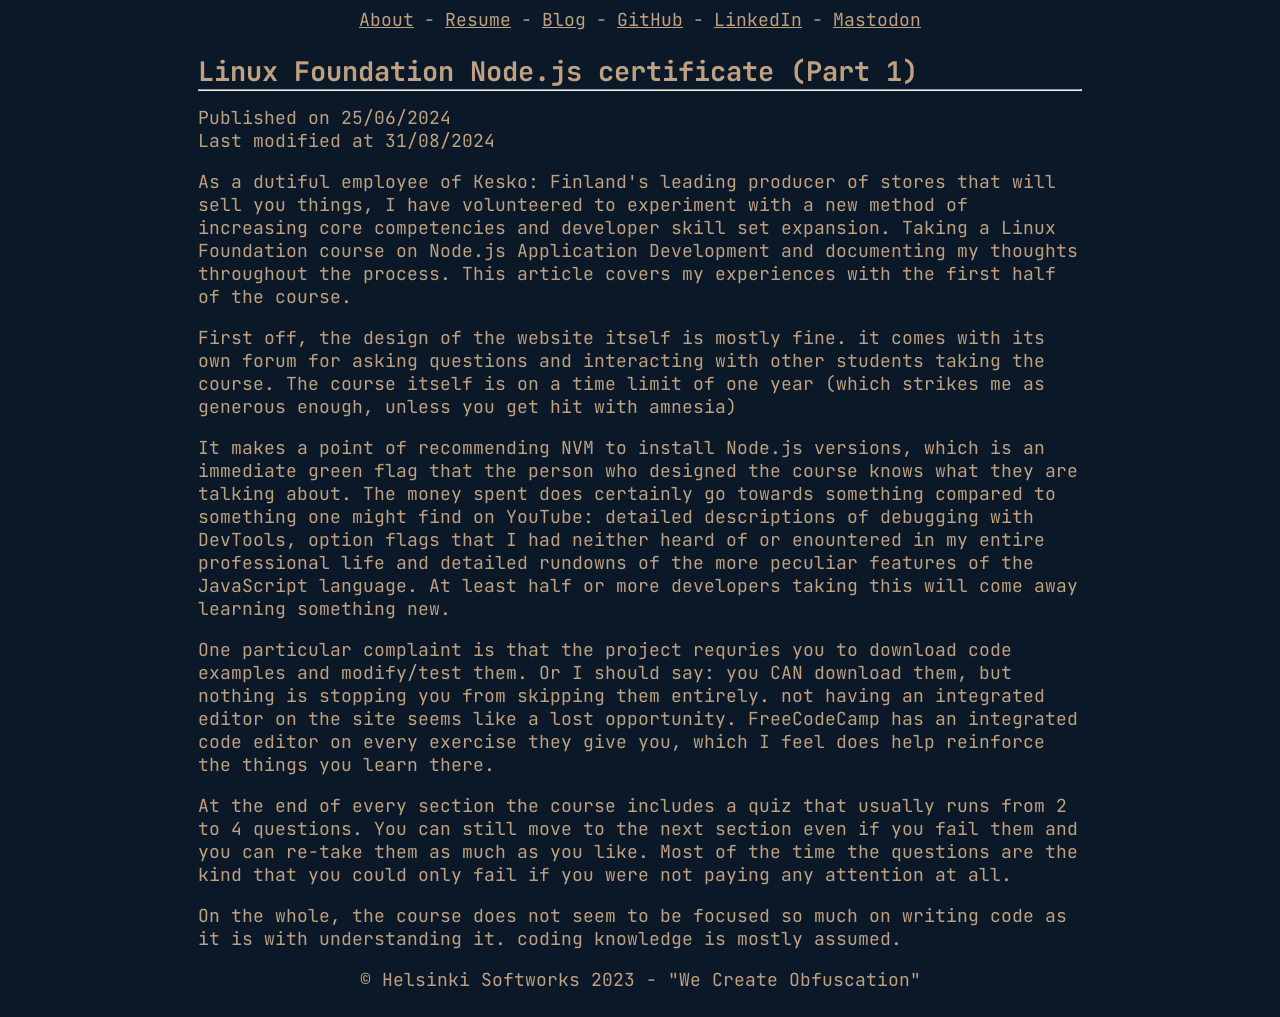
<file: blog/linux-foundation-course-part-1.html>
<!DOCTYPE html>
<html lang="en">

<head>
  <meta charset="UTF-8" />
  <meta http-equiv="X-UA-Compatible" content="IE=edge" />
  <meta name="viewport" content="width=device-width, initial-scale=1.0" />
  <link rel="icon" type="image/x-icon" href="../favicon.png">
  <link rel="stylesheet" href="../style.css">
  <link rel="stylesheet" href="../codehilite.css">
  <title>Maximum Fluff: Flying Blind on a Rocket Cycle</title>
</head>

<body>
  <div id="content">
    <header>
      <nav>
  <a class="link" href="../index.html">About</a>
  -
  <a class="link" href="../resume.html">Resume</a>
  -
  <a class="link" href="../blog.html">Blog</a>
  -
  <a class="link" href="https://github.com/MaximumFluff" target="_blank">GitHub</a>
  -
  <a class="link" href="https://www.linkedin.com/in/alex-jacobs-759b9564/" target="_blank">LinkedIn</a>
  -
  <a class="link" href="https://mastodon.sdf.org/@MaximumFluff" rel="me" target="_blank">Mastodon</a>
</nav>
    </header>
    
<article>
  <h1>Linux Foundation Node.js certificate (Part 1)</h1>
  <hr />
  <span>
    Published on 25/06/2024<br />
    
    Last modified at 31/08/2024
    
  </span>
  <p>As a dutiful employee of Kesko: Finland's leading producer of stores that will sell you things, I have volunteered to experiment with a new method of increasing core competencies and developer skill set expansion. Taking a Linux Foundation course on Node.js Application Development and documenting my thoughts throughout the process. This article covers my experiences with the first half of the course.</p>
<p>First off, the design of the website itself is mostly fine. it comes with its own forum for asking questions and interacting with other students taking the course. The course itself is on a time limit of one year (which strikes me as generous enough, unless you get hit with amnesia)</p>
<p>It makes a point of recommending NVM to install Node.js versions, which is an immediate green flag that the person who designed the course knows what they are talking about. The money spent does certainly go towards something compared to something one might find on YouTube: detailed descriptions of debugging with DevTools, option flags that I had neither heard of or enountered in my entire professional life and detailed rundowns of the more peculiar features of the JavaScript language. At least half or more developers taking this will come away learning something new.</p>
<p>One particular complaint is that the project requries you to download code examples and modify/test them. Or I should say: you CAN download them, but nothing is stopping you from skipping them entirely. not having an integrated editor on the site seems like a lost opportunity. FreeCodeCamp has an integrated code editor on every exercise they give you, which I feel does help reinforce the things you learn there.</p>
<p>At the end of every section the course includes a quiz that usually runs from 2 to 4 questions. You can still move to the next section even if you fail them and you can re-take them as much as you like. Most of the time the questions are the kind that you could only fail if you were not paying any attention at all.</p>
<p>On the whole, the course does not seem to be focused so much on writing code as it is with understanding it. coding knowledge is mostly assumed.</p>
</article>

    <footer>
      <p>© Helsinki Softworks 2023 - "We Create Obfuscation"</p>
    </footer>
    <noscript>
      Luckily for you I didn't bother including any trackers
    </noscript>
</body>
</div>

</html>
</file>
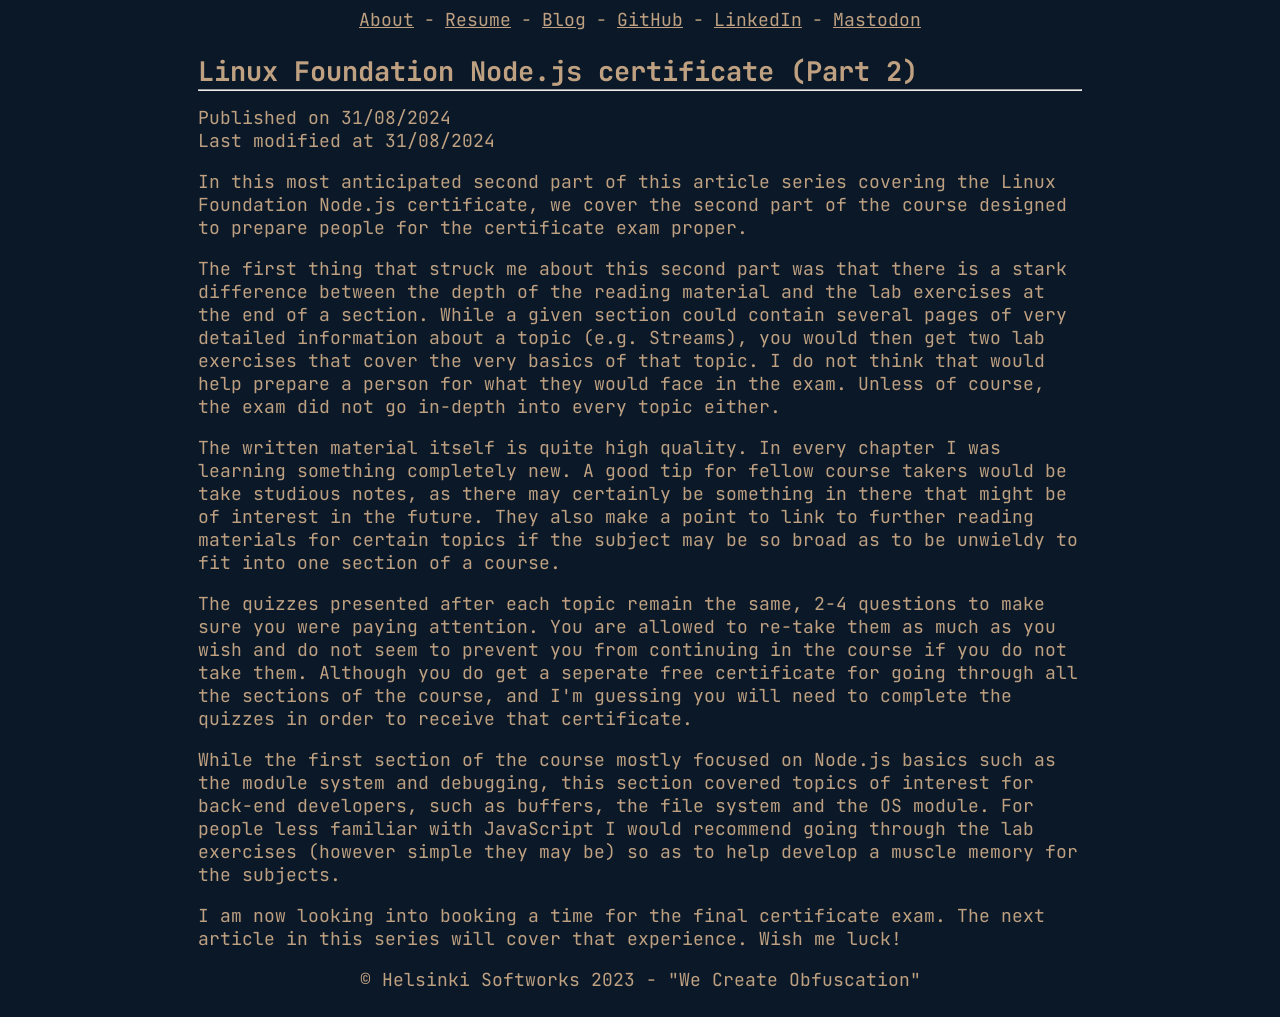
<file: blog/linux-foundation-course-part-2.html>
<!DOCTYPE html>
<html lang="en">

<head>
  <meta charset="UTF-8" />
  <meta http-equiv="X-UA-Compatible" content="IE=edge" />
  <meta name="viewport" content="width=device-width, initial-scale=1.0" />
  <link rel="icon" type="image/x-icon" href="../favicon.png">
  <link rel="stylesheet" href="../style.css">
  <link rel="stylesheet" href="../codehilite.css">
  <title>Maximum Fluff: Flying Blind on a Rocket Cycle</title>
</head>

<body>
  <div id="content">
    <header>
      <nav>
  <a class="link" href="../index.html">About</a>
  -
  <a class="link" href="../resume.html">Resume</a>
  -
  <a class="link" href="../blog.html">Blog</a>
  -
  <a class="link" href="https://github.com/MaximumFluff" target="_blank">GitHub</a>
  -
  <a class="link" href="https://www.linkedin.com/in/alex-jacobs-759b9564/" target="_blank">LinkedIn</a>
  -
  <a class="link" href="https://mastodon.sdf.org/@MaximumFluff" rel="me" target="_blank">Mastodon</a>
</nav>
    </header>
    
<article>
  <h1>Linux Foundation Node.js certificate (Part 2)</h1>
  <hr />
  <span>
    Published on 31/08/2024<br />
    
    Last modified at 31/08/2024
    
  </span>
  <p>In this most anticipated second part of this article series covering the Linux Foundation Node.js certificate, we cover the second part of the course designed to prepare people for the certificate exam proper.</p>
<p>The first thing that struck me about this second part was that there is a stark difference between the depth of the reading material and the lab exercises at the end of a section. While a given section could contain several pages of very detailed information about a topic (e.g. Streams), you would then get two lab exercises that cover the very basics of that topic. I do not think that would help prepare a person for what they would face in the exam. Unless of course, the exam did not go in-depth into every topic either.</p>
<p>The written material itself is quite high quality. In every chapter I was learning something completely new. A good tip for fellow course takers would be take studious notes, as there may certainly be something in there that might be of interest in the future. They also make a point to link to further reading materials for certain topics if the subject may be so broad as to be unwieldy to fit into one section of a course.</p>
<p>The quizzes presented after each topic remain the same, 2-4 questions to make sure you were paying attention. You are allowed to re-take them as much as you wish and do not seem to prevent you from continuing in the course if you do not take them. Although you do get a seperate free certificate for going through all the sections of the course, and I'm guessing you will need to complete the quizzes in order to receive that certificate.</p>
<p>While the first section of the course mostly focused on Node.js basics such as the module system and debugging, this section covered topics of interest for back-end developers, such as buffers, the file system and the OS module. For people less familiar with JavaScript I would recommend going through the lab exercises (however simple they may be) so as to help develop a muscle memory for the subjects.</p>
<p>I am now looking into booking a time for the final certificate exam. The next article in this series will cover that experience. Wish me luck!</p>
</article>

    <footer>
      <p>© Helsinki Softworks 2023 - "We Create Obfuscation"</p>
    </footer>
    <noscript>
      Luckily for you I didn't bother including any trackers
    </noscript>
</body>
</div>

</html>
</file>
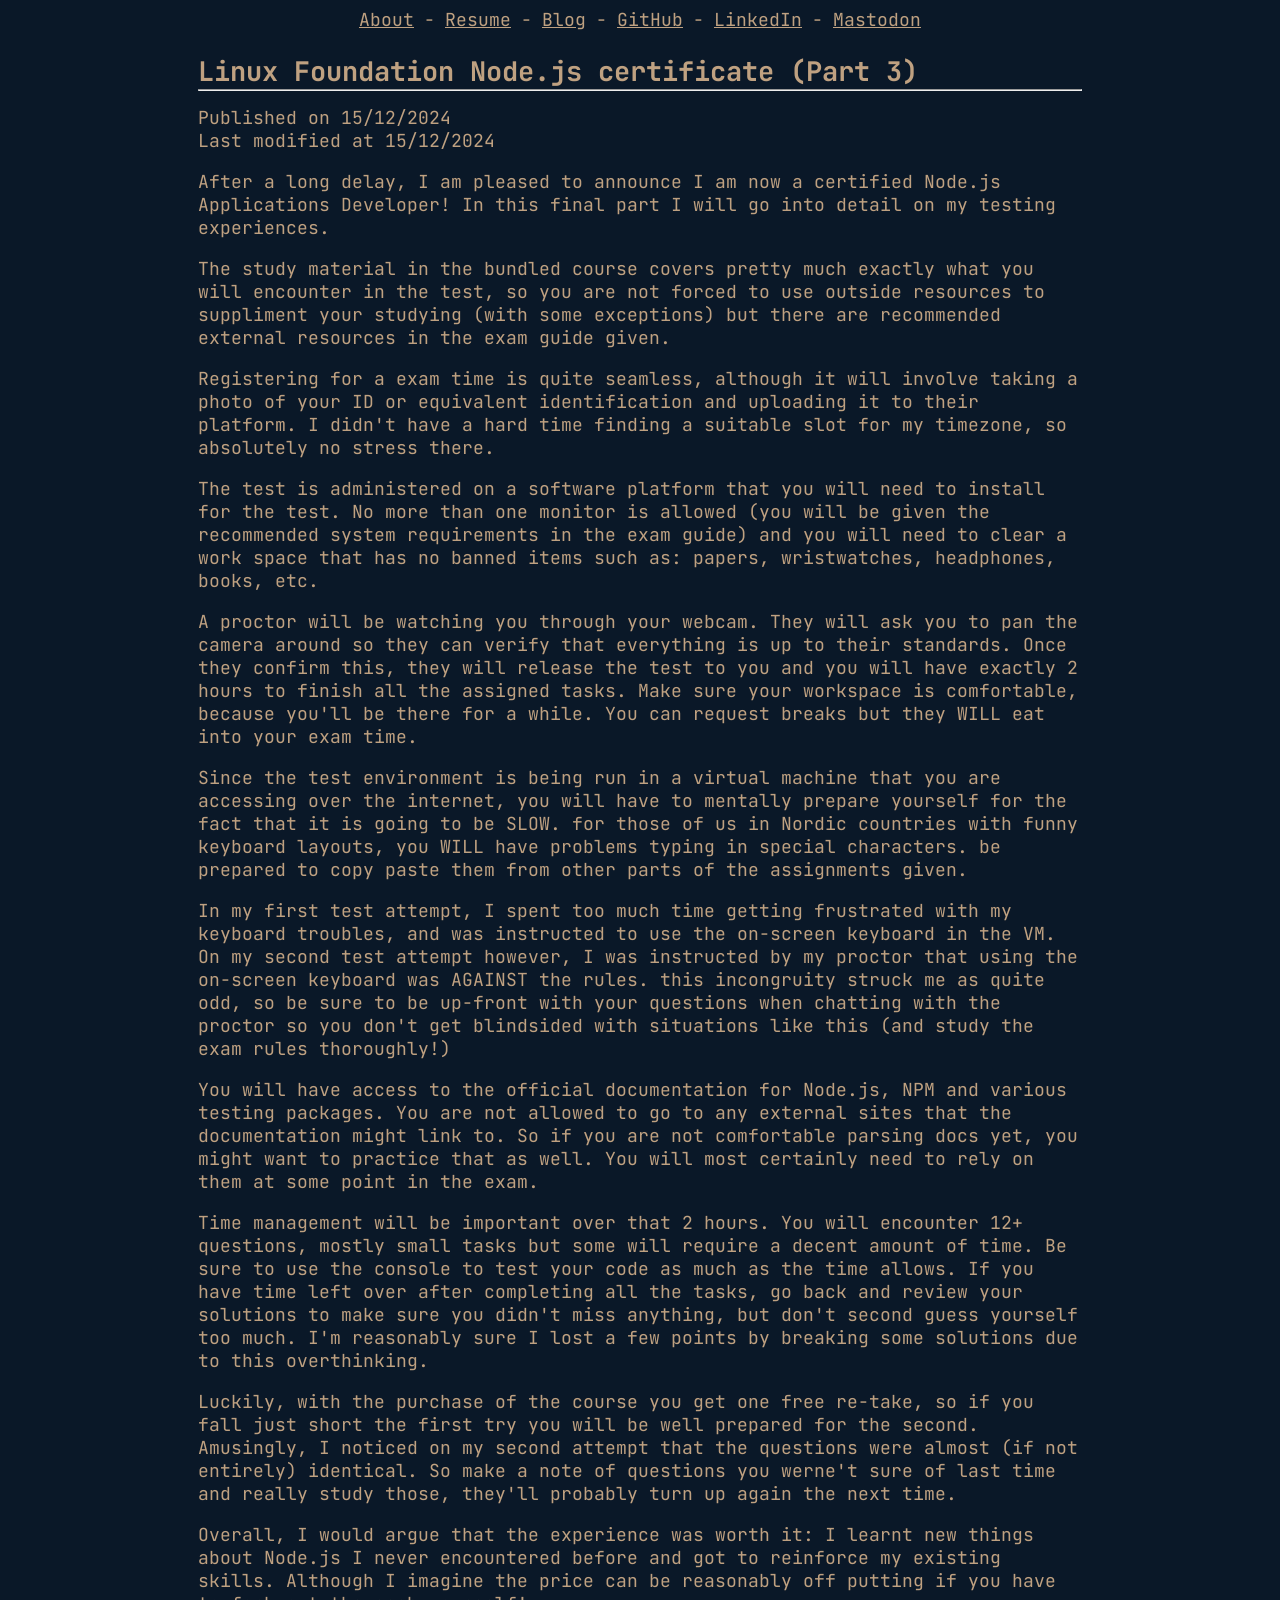
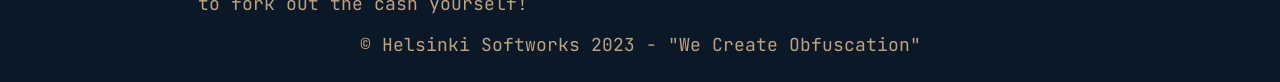
<file: blog/linux-foundation-course-part-3.html>
<!DOCTYPE html>
<html lang="en">

<head>
  <meta charset="UTF-8" />
  <meta http-equiv="X-UA-Compatible" content="IE=edge" />
  <meta name="viewport" content="width=device-width, initial-scale=1.0" />
  <link rel="icon" type="image/x-icon" href="../favicon.png">
  <link rel="stylesheet" href="../style.css">
  <link rel="stylesheet" href="../codehilite.css">
  <title>Maximum Fluff: Flying Blind on a Rocket Cycle</title>
</head>

<body>
  <div id="content">
    <header>
      <nav>
  <a class="link" href="../index.html">About</a>
  -
  <a class="link" href="../resume.html">Resume</a>
  -
  <a class="link" href="../blog.html">Blog</a>
  -
  <a class="link" href="https://github.com/MaximumFluff" target="_blank">GitHub</a>
  -
  <a class="link" href="https://www.linkedin.com/in/alex-jacobs-759b9564/" target="_blank">LinkedIn</a>
  -
  <a class="link" href="https://mastodon.sdf.org/@MaximumFluff" rel="me" target="_blank">Mastodon</a>
</nav>
    </header>
    
<article>
  <h1>Linux Foundation Node.js certificate (Part 3)</h1>
  <hr />
  <span>
    Published on 15/12/2024<br />
    
    Last modified at 15/12/2024
    
  </span>
  <p>After a long delay, I am pleased to announce I am now a certified Node.js Applications Developer! In this final part I will go into detail on my testing experiences.</p>
<p>The study material in the bundled course covers pretty much exactly what you will encounter in the test, so you are not forced to use outside resources to suppliment your studying (with some exceptions) but there are recommended external resources in the exam guide given.</p>
<p>Registering for a exam time is quite seamless, although it will involve taking a photo of your ID or equivalent identification and uploading it to their platform. I didn't have a hard time finding a suitable slot for my timezone, so absolutely no stress there.</p>
<p>The test is administered on a software platform that you will need to install for the test. No more than one monitor is allowed (you will be given the recommended system requirements in the exam guide) and you will need to clear a work space that has no banned items such as: papers, wristwatches, headphones, books, etc.</p>
<p>A proctor will be watching you through your webcam. They will ask you to pan the camera around so they can verify that everything is up to their standards. Once they confirm this, they will release the test to you and you will have exactly 2 hours to finish all the assigned tasks. Make sure your workspace is comfortable, because you'll be there for a while. You can request breaks but they WILL eat into your exam time.</p>
<p>Since the test environment is being run in a virtual machine that you are accessing over the internet, you will have to mentally prepare yourself for the fact that it is going to be SLOW. for those of us in Nordic countries with funny keyboard layouts, you WILL have problems typing in special characters. be prepared to copy paste them from other parts of the assignments given.</p>
<p>In my first test attempt, I spent too much time getting frustrated with my keyboard troubles, and was instructed to use the on-screen keyboard in the VM. On my second test attempt however, I was instructed by my proctor that using the on-screen keyboard was AGAINST the rules. this incongruity struck me as quite odd, so be sure to be up-front with your questions when chatting with the proctor so you don't get blindsided with situations like this (and study the exam rules thoroughly!)</p>
<p>You will have access to the official documentation for Node.js, NPM and various testing packages. You are not allowed to go to any external sites that the documentation might link to. So if you are not comfortable parsing docs yet, you might want to practice that as well. You will most certainly need to rely on them at some point in the exam.</p>
<p>Time management will be important over that 2 hours. You will encounter 12+ questions, mostly small tasks but some will require a decent amount of time. Be sure to use the console to test your code as much as the time allows. If you have time left over after completing all the tasks, go back and review your solutions to make sure you didn't miss anything, but don't second guess yourself too much. I'm reasonably sure I lost a few points by breaking some solutions due to this overthinking.</p>
<p>Luckily, with the purchase of the course you get one free re-take, so if you fall just short the first try you will be well prepared for the second. Amusingly, I noticed on my second attempt that the questions were almost (if not entirely) identical. So make a note of questions you werne't sure of last time and really study those, they'll probably turn up again the next time.</p>
<p>Overall, I would argue that the experience was worth it: I learnt new things about Node.js I never encountered before and got to reinforce my existing skills. Although I imagine the price can be reasonably off putting if you have to fork out the cash yourself!</p>
</article>

    <footer>
      <p>© Helsinki Softworks 2023 - "We Create Obfuscation"</p>
    </footer>
    <noscript>
      Luckily for you I didn't bother including any trackers
    </noscript>
</body>
</div>

</html>
</file>
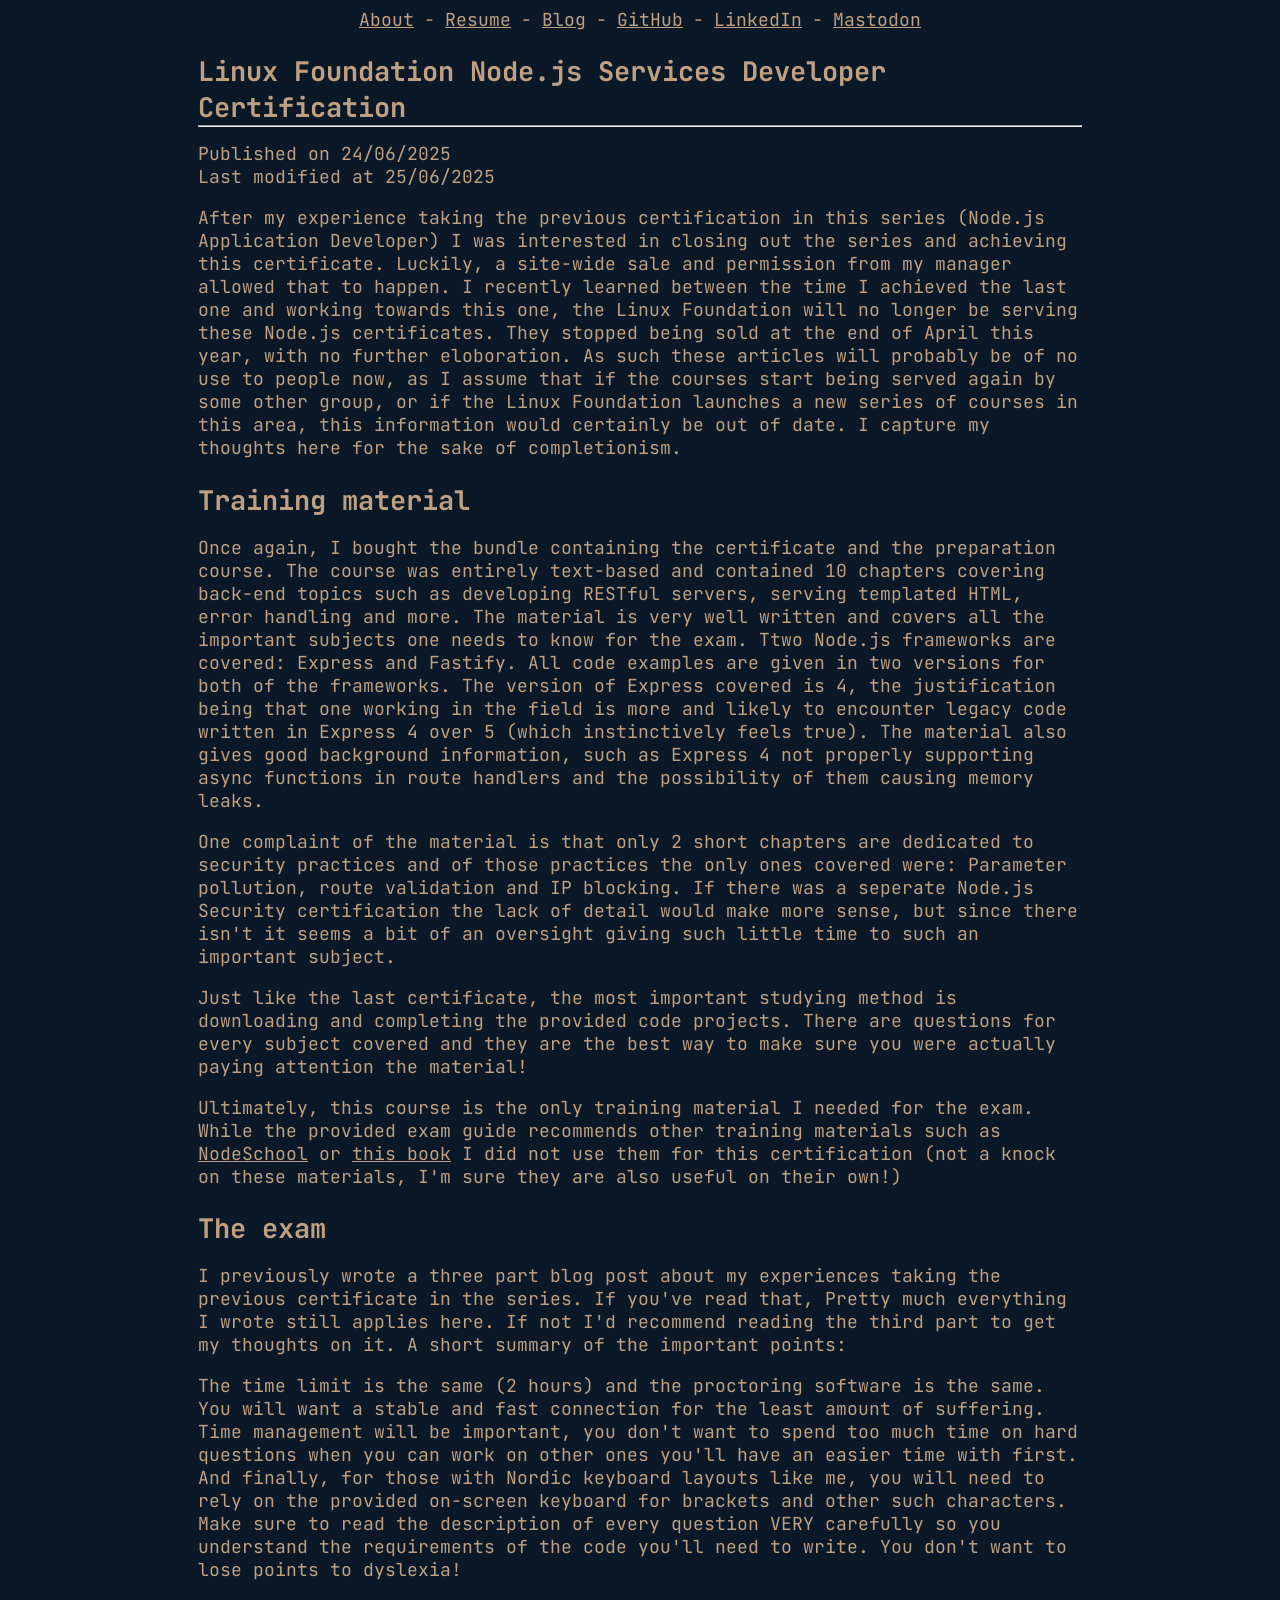
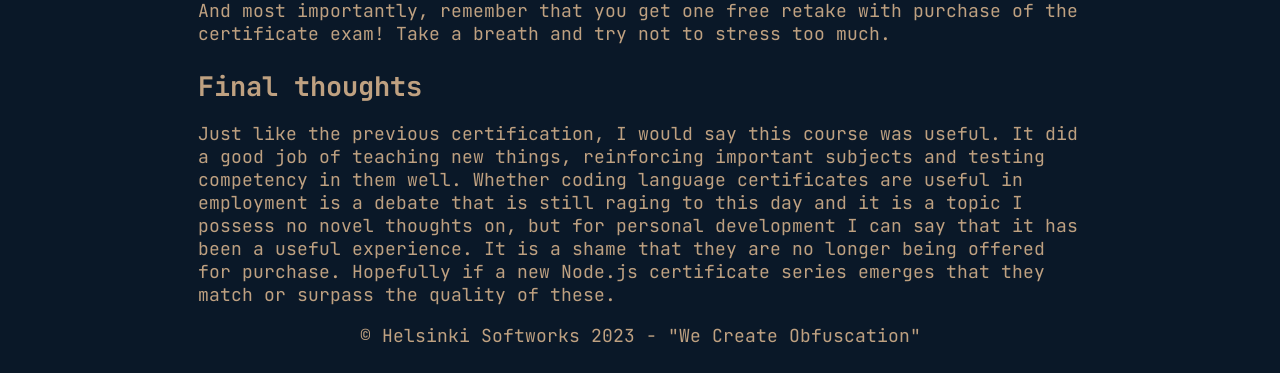
<file: blog/linux-foundation-services-developer-certification.html>
<!DOCTYPE html>
<html lang="en">

<head>
  <meta charset="UTF-8" />
  <meta http-equiv="X-UA-Compatible" content="IE=edge" />
  <meta name="viewport" content="width=device-width, initial-scale=1.0" />
  <link rel="icon" type="image/x-icon" href="../favicon.png">
  <link rel="stylesheet" href="../style.css">
  <link rel="stylesheet" href="../codehilite.css">
  <title>Maximum Fluff: Flying Blind on a Rocket Cycle</title>
</head>

<body>
  <div id="content">
    <header>
      <nav>
  <a class="link" href="../index.html">About</a>
  -
  <a class="link" href="../resume.html">Resume</a>
  -
  <a class="link" href="../blog.html">Blog</a>
  -
  <a class="link" href="https://github.com/MaximumFluff" target="_blank">GitHub</a>
  -
  <a class="link" href="https://www.linkedin.com/in/alex-jacobs-759b9564/" target="_blank">LinkedIn</a>
  -
  <a class="link" href="https://mastodon.sdf.org/@MaximumFluff" rel="me" target="_blank">Mastodon</a>
</nav>
    </header>
    
<article>
  <h1>Linux Foundation Node.js Services Developer Certification</h1>
  <hr />
  <span>
    Published on 24/06/2025<br />
    
    Last modified at 25/06/2025
    
  </span>
  <p>After my experience taking the previous certification in this series (Node.js Application Developer) I was interested in closing out the series and achieving this certificate. Luckily, a site-wide sale and permission from my manager allowed that to happen. I recently learned between the time I achieved the last one and working towards this one, the Linux Foundation will no longer be serving these Node.js certificates. They stopped being sold at the end of April this year, with no further eloboration. As such these articles will probably be of no use to people now, as I assume that if the courses start being served again by some other group, or if the Linux Foundation launches a new series of courses in this area, this information would certainly be out of date. I capture my thoughts here for the sake of completionism.</p>
<h2>Training material</h2>
<p>Once again, I bought the bundle containing the certificate and the preparation course. The course was entirely text-based and contained 10 chapters covering back-end topics such as developing RESTful servers, serving templated HTML, error handling and more. The material is very well written and covers all the important subjects one needs to know for the exam. Ttwo Node.js frameworks are covered: Express and Fastify. All code examples are given in two versions for both of the frameworks. The version of Express covered is 4, the justification being that one working in the field is more and likely to encounter legacy code written in Express 4 over 5 (which instinctively feels true). The material also gives good background information, such as Express 4 not properly supporting async functions in route handlers and the possibility of them causing memory leaks.</p>
<p>One complaint of the material is that only 2 short chapters are dedicated to security practices and of those practices the only ones covered were: Parameter pollution, route validation and IP blocking. If there was a seperate Node.js Security certification the lack of detail would make more sense, but since there isn't it seems a bit of an oversight giving such little time to such an important subject.</p>
<p>Just like the last certificate, the most important studying method is downloading and completing the provided code projects. There are questions for every subject covered and they are the best way to make sure you were actually paying attention the material!</p>
<p>Ultimately, this course is the only training material I needed for the exam. While the provided exam guide recommends other training materials such as <a href="https://www.nodeschool.io">NodeSchool</a> or <a href="https://www.packtpub.com/product/node-cookbook-fourth-edition/9781838558758">this book</a> I did not use them for this certification (not a knock on these materials, I'm sure they are also useful on their own!)</p>
<h2>The exam</h2>
<p>I previously wrote a three part blog post about my experiences taking the previous certificate in the series. If you've read that, Pretty much everything I wrote still applies here. If not I'd recommend reading the third part to get my thoughts on it. A short summary of the important points:</p>
<p>The time limit is the same (2 hours) and the proctoring software is the same. You will want a stable and fast connection for the least amount of suffering. Time management will be important, you don't want to spend too much time on hard questions when you can work on other ones you'll have an easier time with first. And finally, for those with Nordic keyboard layouts like me, you will need to rely on the provided on-screen keyboard for brackets and other such characters. Make sure to read the description of every question VERY carefully so you understand the requirements of the code you'll need to write. You don't want to lose points to dyslexia!</p>
<p>And most importantly, remember that you get one free retake with purchase of the certificate exam! Take a breath and try not to stress too much.</p>
<h2>Final thoughts</h2>
<p>Just like the previous certification, I would say this course was useful. It did a good job of teaching new things, reinforcing important subjects and testing competency in them well. Whether coding language certificates are useful in employment is a debate that is still raging to this day and it is a topic I possess no novel thoughts on, but for personal development I can say that it has been a useful experience. It is a shame that they are no longer being offered for purchase. Hopefully if a new Node.js certificate series emerges that they match or surpass the quality of these.</p>
</article>

    <footer>
      <p>© Helsinki Softworks 2023 - "We Create Obfuscation"</p>
    </footer>
    <noscript>
      Luckily for you I didn't bother including any trackers
    </noscript>
</body>
</div>

</html>
</file>
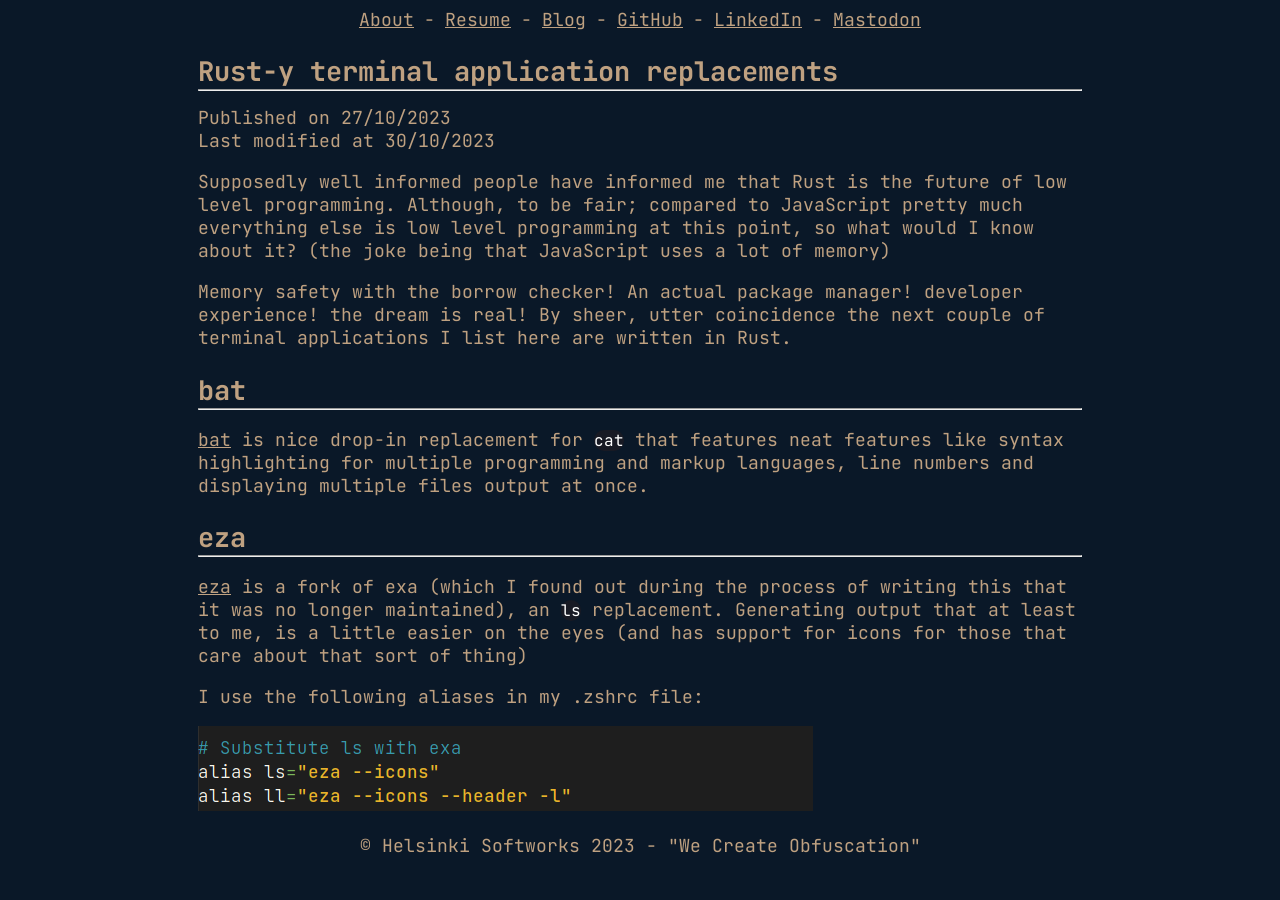
<file: blog/rust-terminal-apps.html>
<!DOCTYPE html>
<html lang="en">

<head>
  <meta charset="UTF-8" />
  <meta http-equiv="X-UA-Compatible" content="IE=edge" />
  <meta name="viewport" content="width=device-width, initial-scale=1.0" />
  <link rel="icon" type="image/x-icon" href="../favicon.png">
  <link rel="stylesheet" href="../style.css">
  <link rel="stylesheet" href="../codehilite.css">
  <title>Maximum Fluff: Flying Blind on a Rocket Cycle</title>
</head>

<body>
  <div id="content">
    <header>
      <nav>
  <a class="link" href="../index.html">About</a>
  -
  <a class="link" href="../resume.html">Resume</a>
  -
  <a class="link" href="../blog.html">Blog</a>
  -
  <a class="link" href="https://github.com/MaximumFluff" target="_blank">GitHub</a>
  -
  <a class="link" href="https://www.linkedin.com/in/alex-jacobs-759b9564/" target="_blank">LinkedIn</a>
  -
  <a class="link" href="https://mastodon.sdf.org/@MaximumFluff" rel="me" target="_blank">Mastodon</a>
</nav>
    </header>
    
<article>
  <h1>Rust-y terminal application replacements</h1>
  <hr />
  <span>
    Published on 27/10/2023<br />
    
    Last modified at 30/10/2023
    
  </span>
  <p>Supposedly well informed people have informed me that Rust is the future of low level programming. Although, to be fair; compared to JavaScript pretty much everything else is low level programming at this point, so what would I know about it? (the joke being that JavaScript uses a lot of memory)</p>
<p>Memory safety with the borrow checker! An actual package manager! developer experience! the dream is real! By sheer, utter coincidence the next couple of terminal applications I list here are written in Rust.</p>
<h2>bat</h2>
<hr />
<p><a href="https://github.com/sharkdp/bat">bat</a> is nice drop-in replacement for <code>cat</code> that features neat features like syntax highlighting for multiple programming and markup languages, line numbers and displaying multiple files output at once.</p>
<h2>eza</h2>
<hr />
<p><a href="https://github.com/eza-community/eza">eza</a> is a fork of exa (which I found out during the process of writing this that it was no longer maintained), an <code>ls</code> replacement. Generating output that at least to me, is a little easier on the eyes (and has support for icons for those that care about that sort of thing)</p>
<p>I use the following aliases in my .zshrc file:</p>
<p><img alt="Screenshot of configuration file" src="../images/eza-screenshot.png" /></p>
</article>

    <footer>
      <p>© Helsinki Softworks 2023 - "We Create Obfuscation"</p>
    </footer>
    <noscript>
      Luckily for you I didn't bother including any trackers
    </noscript>
</body>
</div>

</html>
</file>
<file: style.css>
@import url('https://fonts.googleapis.com/css2?family=JetBrains+Mono:wght@100&display=swap');

/* Define style variables at root psuedo element */
:root {
  --background-color: #0A1828;
  --code-background-color: #181A24; 
  --text-color: #BFA181;
  --skill-box-color: #355352; 
}

html {
  max-width: 900px;
  margin: 0 auto;
}

body {
  font-family: 'JetBrains Mono', sans-serif;
  font-size: 18px;
  padding: 0;
  background-color: var(--background-color);
  color: var(--text-color); 
  display: flex;
  flex-direction: column;
}

code,
pre {
  background-color: var(--code-background-color);
  font-family: 'JetBrains Mono', monospace;
  font-size: 16px;
  color: white;
  border-radius: 10px;
  overflow: scroll;
}

pre {
  padding: 20px;
}

a {
  color: var(--text-color);
}

nav {
  display: flex;
  flex-direction: row;
  flex-wrap: wrap;
  justify-content: center;
}

hr {
  margin: 0px 0px 15px 0px;
  color: var(--text-color);
}

h1,
h2,
h3,
h4 {
  margin-bottom: 0;
}

li {
  margin: 5px 0px 5px 0px;
}

footer {
  width: 100%;
  position: relative;
  bottom: 0;
  left: 0;
  text-align: center;
}

.link {
  margin: 0px 10px 0px 10px;
}

.skill {
  border-radius: 10px;
  background-color: var(--skill-box-color);
  margin: 5px;
  padding: 7px;
}

.link-icon {
  width: 50px;
  margin-right: 10px;
}

.resume-container {
  margin-bottom: 25px;
}

.resume-container > :is(h4, h5, p) {
  margin: 0px;
}

.resume-description > img {
  float: left;
  width: 75px;
  border-radius: 50%;
  shape-outside: circle(35px at center center);
  margin-right: 30px;
}

#skill-container {
  display: flex;
  flex-wrap: wrap;
  justify-content: flex-start;
}

#avatar {
  width: 142px;
  height: 126px;
  border-radius: 50%;
  float: left;
  shape-outside: circle(70px at center center);
  margin-right: 40px;
}

#about-me {
  display: block;
}

#article-list {
  list-style-type: none;
  padding: 0px;
  text-wrap: nowrap;
}
</file>
<file: codehilite.css>
pre {
  line-height: 125%;
}

td.linenos .normal {
  color: inherit;
  background-color: transparent;
  padding-left: 5px;
  padding-right: 5px;
}

span.linenos {
  color: inherit;
  background-color: transparent;
  padding-left: 5px;
  padding-right: 5px;
}

td.linenos .special {
  color: #000000;
  background-color: #ffffc0;
  padding-left: 5px;
  padding-right: 5px;
}

span.linenos.special {
  color: #000000;
  background-color: #ffffc0;
  padding-left: 5px;
  padding-right: 5px;
}

.codehilite .hll {
  background-color: #49483e
}

.codehilite .c {
  color: #959077
}

/* Comment */
.codehilite .err {
  color: #ed007e;
  background-color: #1e0010
}

/* Error */
.codehilite .esc {
  color: #f8f8f2
}

/* Escape */
.codehilite .g {
  color: #f8f8f2
}

/* Generic */
.codehilite .k {
  color: #66d9ef
}

/* Keyword */
.codehilite .l {
  color: #ae81ff
}

/* Literal */
.codehilite .n {
  color: #f8f8f2
}

/* Name */
.codehilite .o {
  color: #ff4689
}

/* Operator */
.codehilite .x {
  color: #f8f8f2
}

/* Other */
.codehilite .p {
  color: #f8f8f2
}

/* Punctuation */
.codehilite .ch {
  color: #959077
}

/* Comment.Hashbang */
.codehilite .cm {
  color: #959077
}

/* Comment.Multiline */
.codehilite .cp {
  color: #959077
}

/* Comment.Preproc */
.codehilite .cpf {
  color: #959077
}

/* Comment.PreprocFile */
.codehilite .c1 {
  color: #959077
}

/* Comment.Single */
.codehilite .cs {
  color: #959077
}

/* Comment.Special */
.codehilite .gd {
  color: #ff4689
}

/* Generic.Deleted */
.codehilite .ge {
  color: #f8f8f2;
  font-style: italic
}

/* Generic.Emph */
.codehilite .ges {
  color: #f8f8f2;
  font-weight: bold;
  font-style: italic
}

/* Generic.EmphStrong */
.codehilite .gr {
  color: #f8f8f2
}

/* Generic.Error */
.codehilite .gh {
  color: #f8f8f2
}

/* Generic.Heading */
.codehilite .gi {
  color: #a6e22e
}

/* Generic.Inserted */
.codehilite .go {
  color: #66d9ef
}

/* Generic.Output */
.codehilite .gp {
  color: #ff4689;
  font-weight: bold
}

/* Generic.Prompt */
.codehilite .gs {
  color: #f8f8f2;
  font-weight: bold
}

/* Generic.Strong */
.codehilite .gu {
  color: #959077
}

/* Generic.Subheading */
.codehilite .gt {
  color: #f8f8f2
}

/* Generic.Traceback */
.codehilite .kc {
  color: #66d9ef
}

/* Keyword.Constant */
.codehilite .kd {
  color: #66d9ef
}

/* Keyword.Declaration */
.codehilite .kn {
  color: #ff4689
}

/* Keyword.Namespace */
.codehilite .kp {
  color: #66d9ef
}

/* Keyword.Pseudo */
.codehilite .kr {
  color: #66d9ef
}

/* Keyword.Reserved */
.codehilite .kt {
  color: #66d9ef
}

/* Keyword.Type */
.codehilite .ld {
  color: #e6db74
}

/* Literal.Date */
.codehilite .m {
  color: #ae81ff
}

/* Literal.Number */
.codehilite .s {
  color: #e6db74
}

/* Literal.String */
.codehilite .na {
  color: #a6e22e
}

/* Name.Attribute */
.codehilite .nb {
  color: #f8f8f2
}

/* Name.Builtin */
.codehilite .nc {
  color: #a6e22e
}

/* Name.Class */
.codehilite .no {
  color: #66d9ef
}

/* Name.Constant */
.codehilite .nd {
  color: #a6e22e
}

/* Name.Decorator */
.codehilite .ni {
  color: #f8f8f2
}

/* Name.Entity */
.codehilite .ne {
  color: #a6e22e
}

/* Name.Exception */
.codehilite .nf {
  color: #a6e22e
}

/* Name.Function */
.codehilite .nl {
  color: #f8f8f2
}

/* Name.Label */
.codehilite .nn {
  color: #f8f8f2
}

/* Name.Namespace */
.codehilite .nx {
  color: #a6e22e
}

/* Name.Other */
.codehilite .py {
  color: #f8f8f2
}

/* Name.Property */
.codehilite .nt {
  color: #ff4689
}

/* Name.Tag */
.codehilite .nv {
  color: #f8f8f2
}

/* Name.Variable */
.codehilite .ow {
  color: #ff4689
}

/* Operator.Word */
.codehilite .pm {
  color: #f8f8f2
}

/* Punctuation.Marker */
.codehilite .w {
  color: #f8f8f2
}

/* Text.Whitespace */
.codehilite .mb {
  color: #ae81ff
}

/* Literal.Number.Bin */
.codehilite .mf {
  color: #ae81ff
}

/* Literal.Number.Float */
.codehilite .mh {
  color: #ae81ff
}

/* Literal.Number.Hex */
.codehilite .mi {
  color: #ae81ff
}

/* Literal.Number.Integer */
.codehilite .mo {
  color: #ae81ff
}

/* Literal.Number.Oct */
.codehilite .sa {
  color: #e6db74
}

/* Literal.String.Affix */
.codehilite .sb {
  color: #e6db74
}

/* Literal.String.Backtick */
.codehilite .sc {
  color: #e6db74
}

/* Literal.String.Char */
.codehilite .dl {
  color: #e6db74
}

/* Literal.String.Delimiter */
.codehilite .sd {
  color: #e6db74
}

/* Literal.String.Doc */
.codehilite .s2 {
  color: #e6db74
}

/* Literal.String.Double */
.codehilite .se {
  color: #ae81ff
}

/* Literal.String.Escape */
.codehilite .sh {
  color: #e6db74
}

/* Literal.String.Heredoc */
.codehilite .si {
  color: #e6db74
}

/* Literal.String.Interpol */
.codehilite .sx {
  color: #e6db74
}

/* Literal.String.Other */
.codehilite .sr {
  color: #e6db74
}

/* Literal.String.Regex */
.codehilite .s1 {
  color: #e6db74
}

/* Literal.String.Single */
.codehilite .ss {
  color: #e6db74
}

/* Literal.String.Symbol */
.codehilite .bp {
  color: #f8f8f2
}

/* Name.Builtin.Pseudo */
.codehilite .fm {
  color: #a6e22e
}

/* Name.Function.Magic */
.codehilite .vc {
  color: #f8f8f2
}

/* Name.Variable.Class */
.codehilite .vg {
  color: #f8f8f2
}

/* Name.Variable.Global */
.codehilite .vi {
  color: #f8f8f2
}

/* Name.Variable.Instance */
.codehilite .vm {
  color: #f8f8f2
}

/* Name.Variable.Magic */
.codehilite .il {
  color: #ae81ff
}

/* Literal.Number.Integer.Long */
</file>
